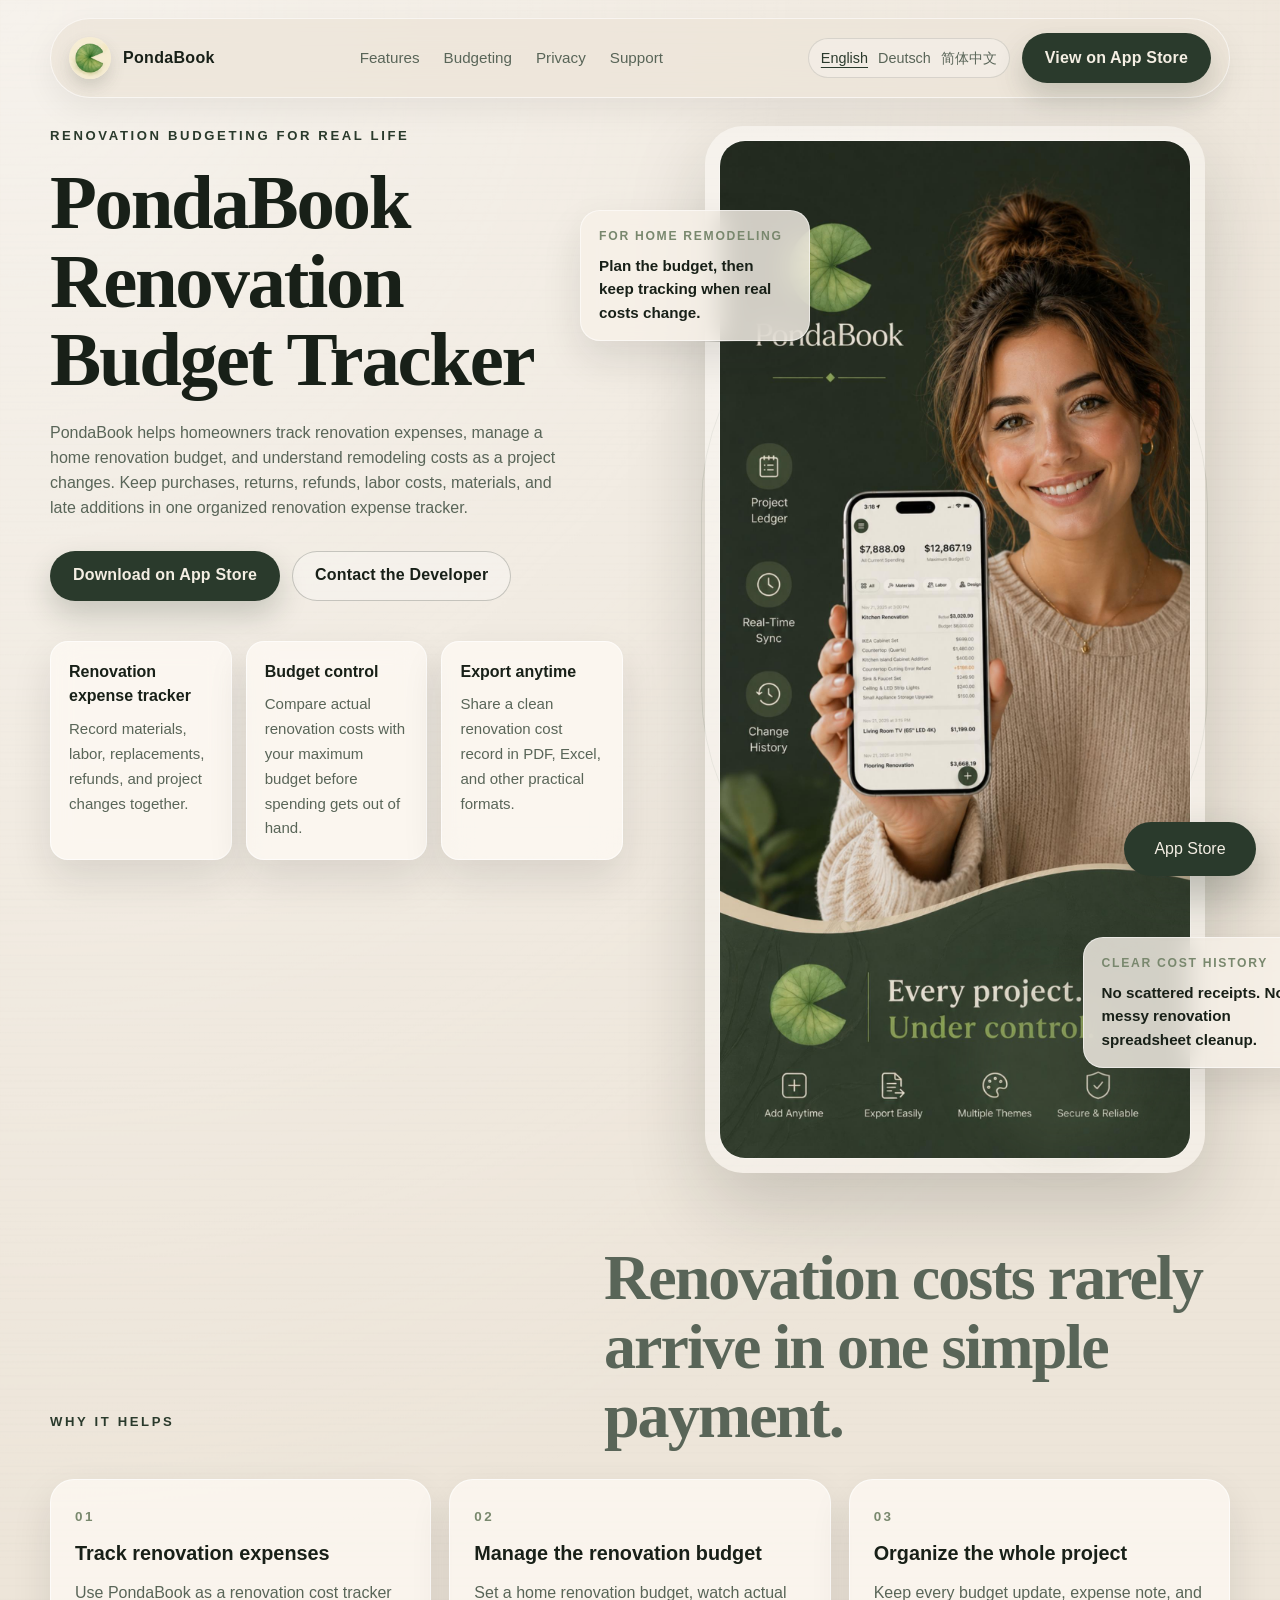
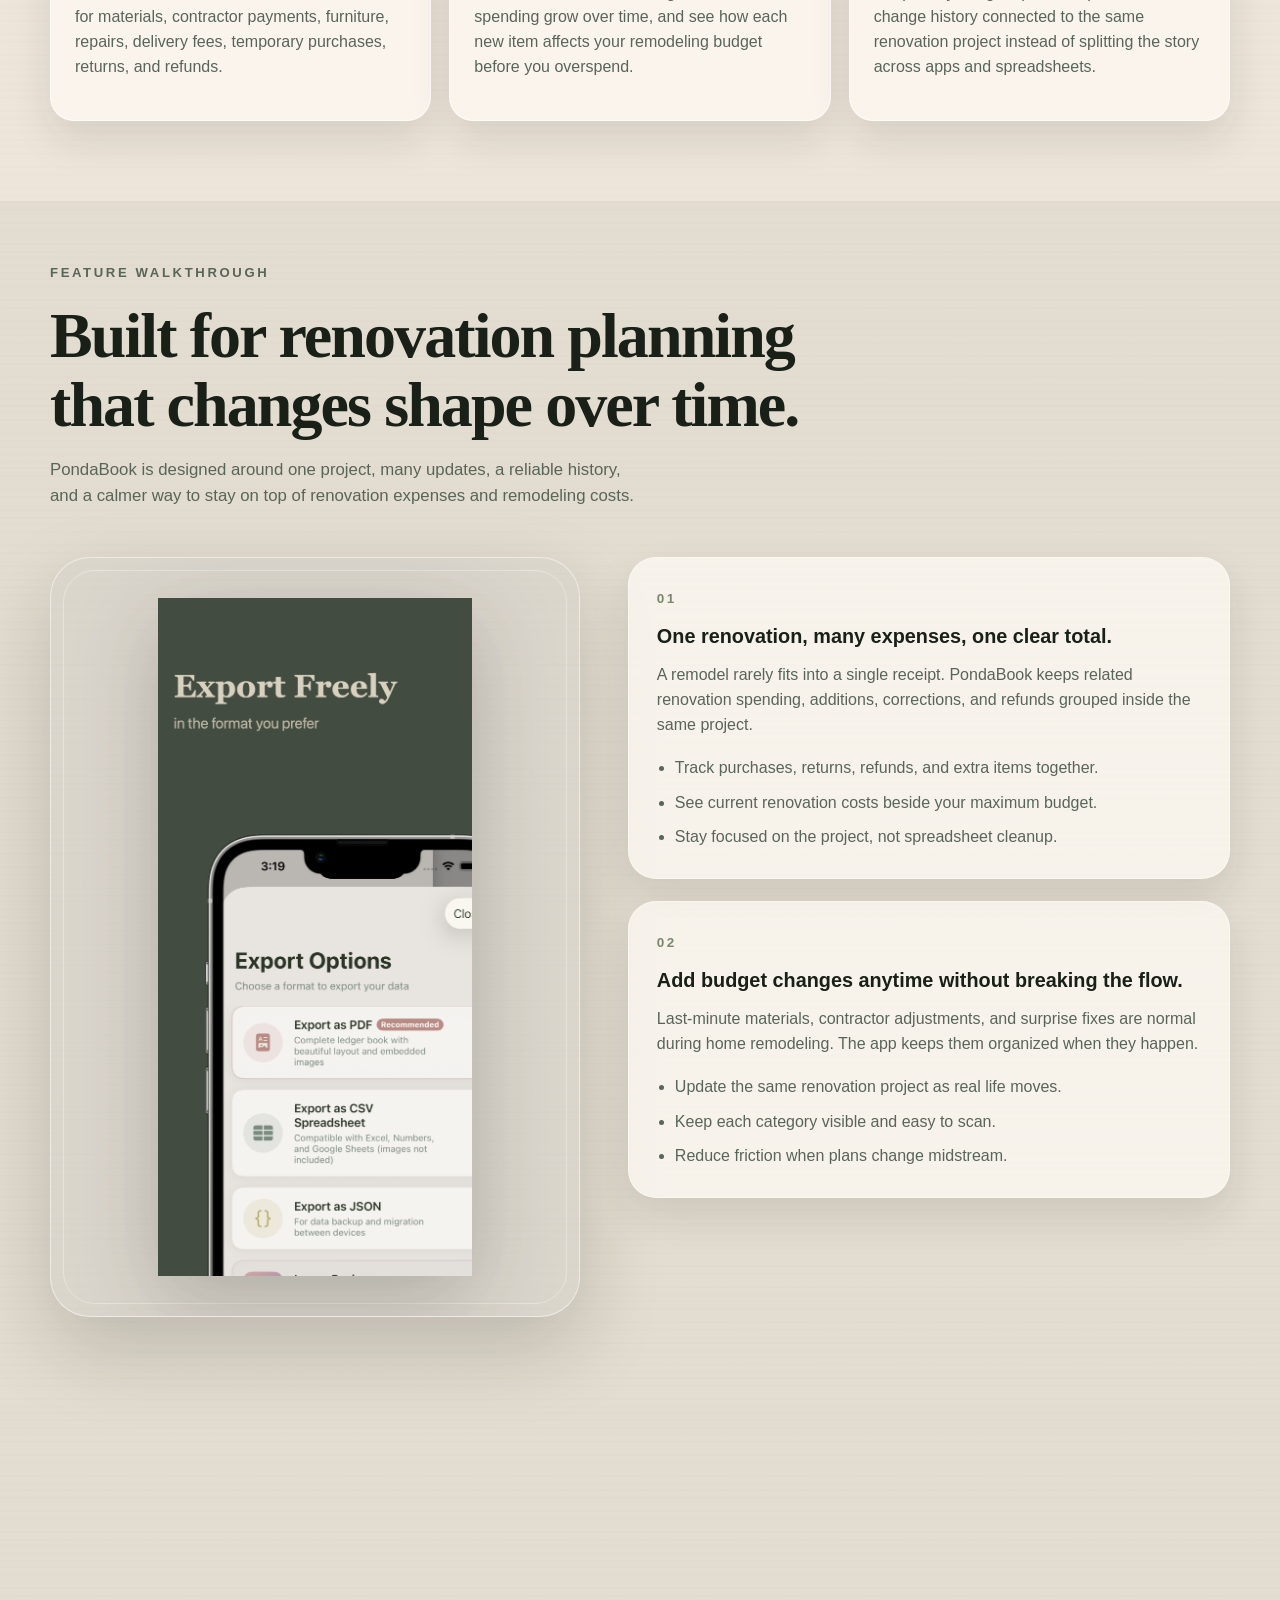
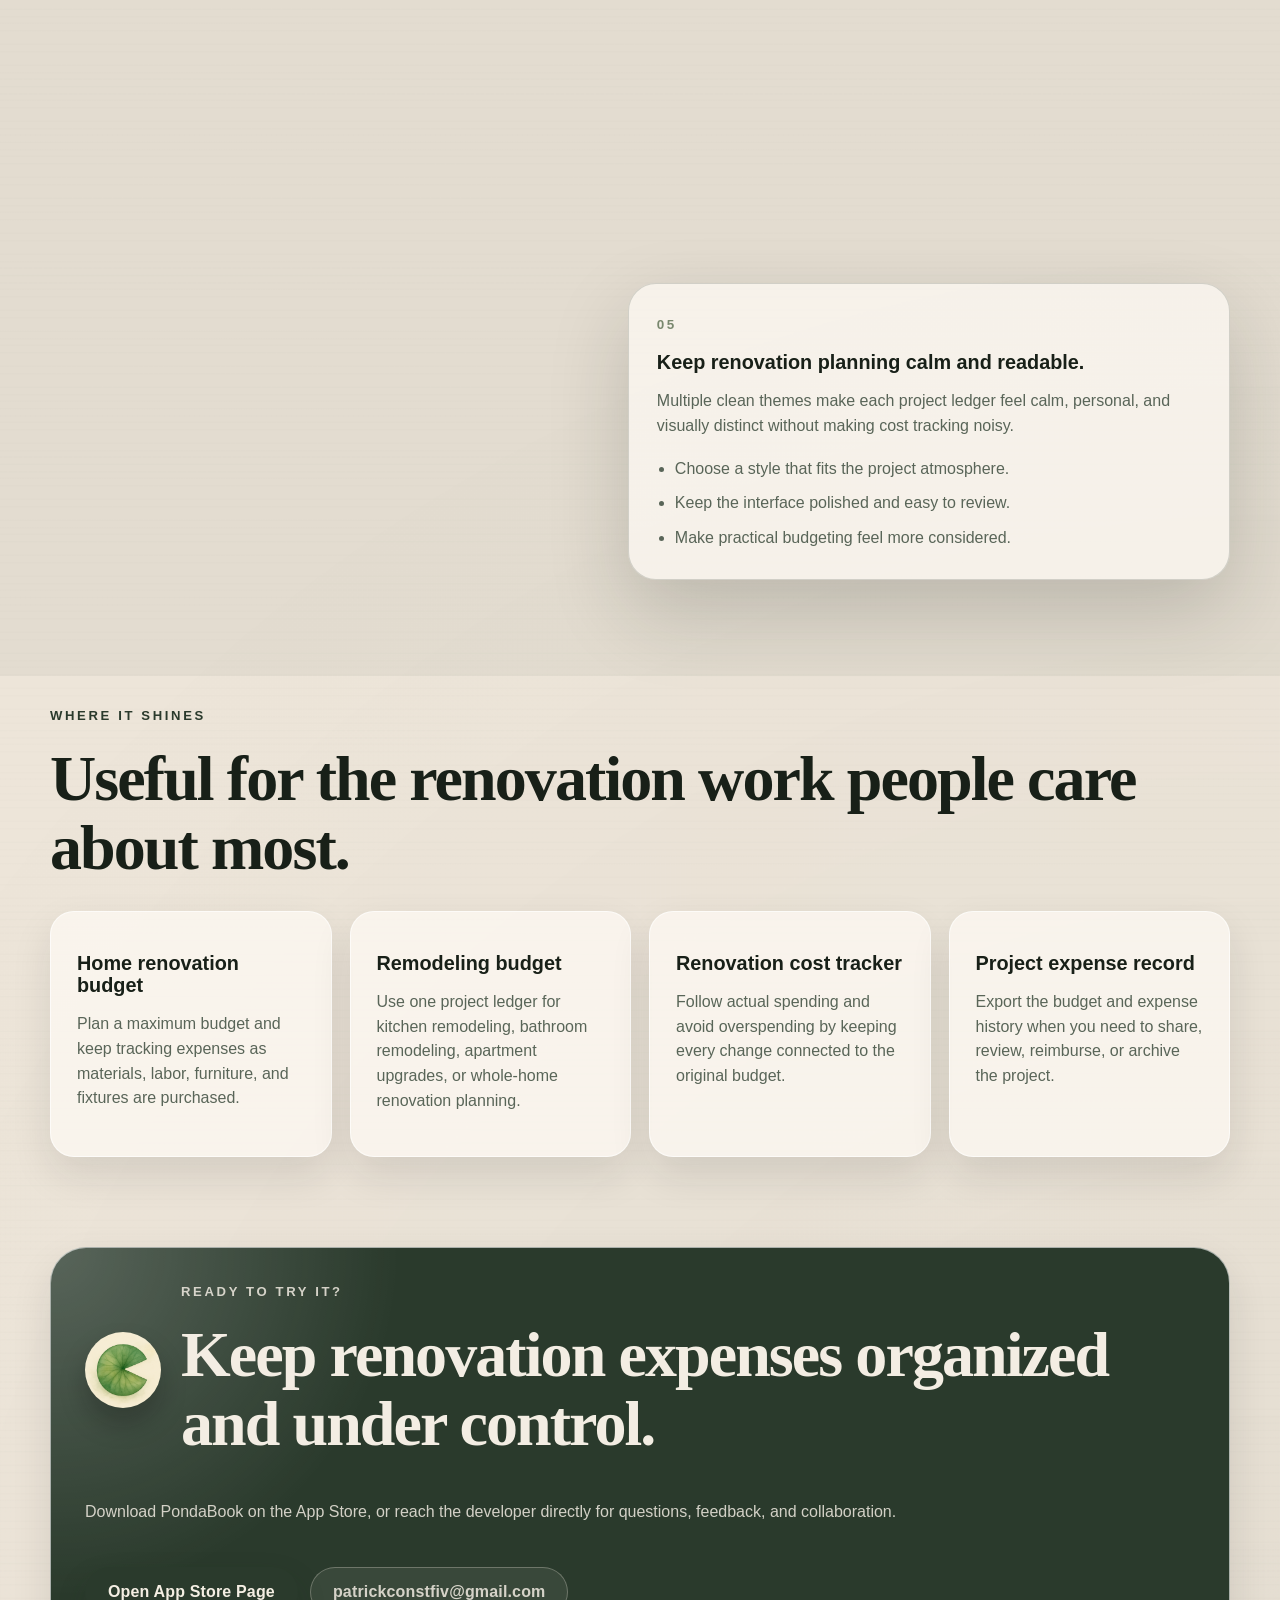
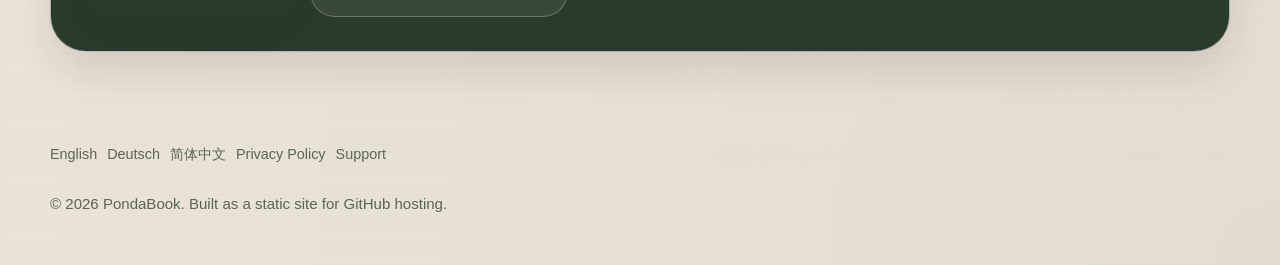
<file: index.html>
<!DOCTYPE html>
<html lang="en" class="no-js">
<head>
  <meta charset="UTF-8">
  <meta name="viewport" content="width=device-width, initial-scale=1.0">
  <meta name="description" content="Track renovation expenses, manage renovation budgets, and stay in control of home remodeling costs with PondaBook.">
  <meta name="robots" content="index, follow">
  <meta name="theme-color" content="#203125">
  <link rel="canonical" href="https://patrickconstfiv.github.io/officialWebsiteOfPondaBook/">
  <link rel="alternate" hreflang="en" href="https://patrickconstfiv.github.io/officialWebsiteOfPondaBook/">
  <link rel="alternate" hreflang="de" href="https://patrickconstfiv.github.io/officialWebsiteOfPondaBook/de/">
  <link rel="alternate" hreflang="zh-CN" href="https://patrickconstfiv.github.io/officialWebsiteOfPondaBook/zh-cn/">
  <link rel="alternate" hreflang="x-default" href="https://patrickconstfiv.github.io/officialWebsiteOfPondaBook/">
  <meta property="og:type" content="website">
  <meta property="og:title" content="PondaBook - Renovation Budget & Expense Tracker">
  <meta property="og:description" content="Track renovation expenses, manage renovation budgets, and stay in control of home remodeling costs with PondaBook.">
  <meta property="og:image" content="https://patrickconstfiv.github.io/officialWebsiteOfPondaBook/imgs/posters/hero-poster.jpg">
  <meta property="og:url" content="https://patrickconstfiv.github.io/officialWebsiteOfPondaBook/">
  <meta name="twitter:card" content="summary_large_image">
  <meta name="twitter:title" content="PondaBook - Renovation Budget & Expense Tracker">
  <meta name="twitter:description" content="Track renovation expenses, manage renovation budgets, and stay in control of home remodeling costs with PondaBook.">
  <meta name="twitter:image" content="https://patrickconstfiv.github.io/officialWebsiteOfPondaBook/imgs/posters/hero-poster.jpg">
  <title>PondaBook - Renovation Budget & Expense Tracker</title>
  <link rel="icon" type="image/png" href="imgs/logo.png">
  <link rel="preload" as="image" href="imgs/posters/hero-poster.jpg">
  <script>
    document.documentElement.classList.remove("no-js");
    document.documentElement.classList.add("js");
  </script>
  <link rel="stylesheet" href="style.css">
  <script type="application/ld+json">
    {
      "@context": "https://schema.org",
      "@type": "SoftwareApplication",
      "name": "PondaBook",
      "applicationCategory": "FinanceApplication",
      "operatingSystem": "iOS",
      "description": "PondaBook helps homeowners track renovation expenses, manage renovation budgets, organize project spending, and stay in control of home remodeling costs.",
      "url": "https://patrickconstfiv.github.io/officialWebsiteOfPondaBook/",
      "image": "https://patrickconstfiv.github.io/officialWebsiteOfPondaBook/imgs/posters/hero-poster.jpg",
      "downloadUrl": "https://apps.apple.com/us/app/pondabook-renovation-budget/id6755175201",
      "sameAs": [
        "https://apps.apple.com/us/app/pondabook-renovation-budget/id6755175201"
      ]
    }
  </script>
</head>
<body>
  <div class="progress-bar" aria-hidden="true"></div>

  <header class="topbar">
    <a class="brand" href="#top" aria-label="PondaBook home">
      <img src="imgs/logo.png" alt="PondaBook logo">
      <span>PondaBook</span>
    </a>

    <nav class="nav" aria-label="Main navigation">
      <a href="#features">Features</a>
      <a href="#renovation-budget">Budgeting</a>
      <a href="privacy/index.html">Privacy</a>
      <a href="support/index.html">Support</a>
    </nav>

    <div class="topbar-actions">
      <div class="language-switch" aria-label="Language options">
        <a href="index.html" lang="en" aria-current="page">English</a>
        <a href="de/index.html" lang="de">Deutsch</a>
        <a href="zh-cn/index.html" lang="zh-CN">简体中文</a>
      </div>
      <a class="button button-solid" href="https://apps.apple.com/us/app/pondabook-renovation-budget/id6755175201" target="_blank" rel="noreferrer">View on App Store</a>
    </div>
  </header>

  <main id="top">
    <section class="hero section">
      <div class="hero-copy" data-reveal>
        <p class="eyebrow">Renovation budgeting for real life</p>
        <h1>
          <span>PondaBook</span>
          <span>Renovation</span>
          <span>Budget Tracker</span>
        </h1>
        <p class="hero-text">
          PondaBook helps homeowners track renovation expenses, manage a home renovation budget, and understand remodeling costs as a project changes. Keep purchases, returns, refunds, labor costs, materials, and late additions in one organized renovation expense tracker.
        </p>

        <div class="hero-actions">
          <a class="button button-solid" href="https://apps.apple.com/us/app/pondabook-renovation-budget/id6755175201" target="_blank" rel="noreferrer">Download on App Store</a>
          <a class="button button-ghost" href="mailto:patrickconstfiv@gmail.com">Contact the Developer</a>
        </div>

        <div class="hero-points">
          <div class="mini-card">
            <strong>Renovation expense tracker</strong>
            <span>Record materials, labor, replacements, refunds, and project changes together.</span>
          </div>
          <div class="mini-card">
            <strong>Budget control</strong>
            <span>Compare actual renovation costs with your maximum budget before spending gets out of hand.</span>
          </div>
          <div class="mini-card">
            <strong>Export anytime</strong>
            <span>Share a clean renovation cost record in PDF, Excel, and other practical formats.</span>
          </div>
        </div>
      </div>

      <div class="hero-stage" data-reveal>
        <div class="hero-stage-frame">
          <img src="imgs/posters/hero-poster.jpg" alt="PondaBook renovation budget tracker poster">
        </div>
        <div class="floating-note floating-note-a">
          <span class="note-label">For home remodeling</span>
          <strong>Plan the budget, then keep tracking when real costs change.</strong>
        </div>
        <div class="floating-note floating-note-b">
          <span class="note-label">Clear cost history</span>
          <strong>No scattered receipts. No messy renovation spreadsheet cleanup.</strong>
        </div>
      </div>
    </section>

    <section class="signal-band section" id="renovation-budget" data-reveal>
      <div class="signal-copy">
        <p class="eyebrow">Why it helps</p>
        <h2>Renovation costs rarely arrive in one simple payment.</h2>
      </div>

      <div class="signal-grid">
        <article class="signal-card">
          <span>01</span>
          <h2>Track renovation expenses</h2>
          <p>Use PondaBook as a renovation cost tracker for materials, contractor payments, furniture, repairs, delivery fees, temporary purchases, returns, and refunds.</p>
        </article>
        <article class="signal-card">
          <span>02</span>
          <h2>Manage the renovation budget</h2>
          <p>Set a home renovation budget, watch actual spending grow over time, and see how each new item affects your remodeling budget before you overspend.</p>
        </article>
        <article class="signal-card">
          <span>03</span>
          <h2>Organize the whole project</h2>
          <p>Keep every budget update, expense note, and change history connected to the same renovation project instead of splitting the story across apps and spreadsheets.</p>
        </article>
      </div>
    </section>

    <section class="story section" id="features">
      <div class="section-heading" data-reveal>
        <p class="eyebrow">Feature walkthrough</p>
        <h2>Built for renovation planning that changes shape over time.</h2>
        <p>
          PondaBook is designed around one project, many updates, a reliable history, and a calmer way to stay on top of renovation expenses and remodeling costs.
        </p>
      </div>

      <div class="story-layout">
        <div class="story-visual">
          <div class="device-stack" data-reveal>
            <figure class="device-screen is-active" data-screen="ledger">
              <img src="imgs/posters/screen-1.png" alt="PondaBook renovation expense ledger screen">
            </figure>
            <figure class="device-screen" data-screen="details">
              <img src="imgs/posters/screen-2.png" alt="PondaBook renovation project details screen">
            </figure>
            <figure class="device-screen" data-screen="history">
              <img src="imgs/posters/screen-3.png" alt="PondaBook renovation cost history screen">
            </figure>
            <figure class="device-screen" data-screen="export">
              <img src="imgs/posters/screen-5.png" alt="PondaBook renovation budget export screen">
            </figure>
            <figure class="device-screen" data-screen="themes">
              <img src="imgs/posters/screen-4.png" alt="PondaBook theme selection screen">
            </figure>
          </div>
        </div>

        <div class="story-copy">
          <article class="story-panel is-active" data-story="ledger" data-reveal>
            <span class="story-index">01</span>
            <h2>One renovation, many expenses, one clear total.</h2>
            <p>
              A remodel rarely fits into a single receipt. PondaBook keeps related renovation spending, additions, corrections, and refunds grouped inside the same project.
            </p>
            <ul>
              <li>Track purchases, returns, refunds, and extra items together.</li>
              <li>See current renovation costs beside your maximum budget.</li>
              <li>Stay focused on the project, not spreadsheet cleanup.</li>
            </ul>
          </article>

          <article class="story-panel" data-story="details" data-reveal>
            <span class="story-index">02</span>
            <h2>Add budget changes anytime without breaking the flow.</h2>
            <p>
              Last-minute materials, contractor adjustments, and surprise fixes are normal during home remodeling. The app keeps them organized when they happen.
            </p>
            <ul>
              <li>Update the same renovation project as real life moves.</li>
              <li>Keep each category visible and easy to scan.</li>
              <li>Reduce friction when plans change midstream.</li>
            </ul>
          </article>

          <article class="story-panel" data-story="history" data-reveal>
            <span class="story-index">03</span>
            <h2>See a full renovation cost history you can trust.</h2>
            <p>
              Every modification stays on record, which makes the final renovation cost easier to understand and easier to explain to family, partners, or clients.
            </p>
            <ul>
              <li>Review how the project evolved over time.</li>
              <li>Spot additions and corrections without confusion.</li>
              <li>Keep a transparent trail for later reference.</li>
            </ul>
          </article>

          <article class="story-panel" data-story="export" data-reveal>
            <span class="story-index">04</span>
            <h2>Export the project when you need to share or archive it.</h2>
            <p>
              When the renovation is done, or when someone else needs a snapshot, PondaBook makes it easy to send the cost record outward in practical formats.
            </p>
            <ul>
              <li>Prepare records for reconciliation and review.</li>
              <li>Use PDF, Excel, and other export formats.</li>
              <li>Keep finished renovation budgets tidy and portable.</li>
            </ul>
          </article>

          <article class="story-panel" data-story="themes" data-reveal>
            <span class="story-index">05</span>
            <h2>Keep renovation planning calm and readable.</h2>
            <p>
              Multiple clean themes make each project ledger feel calm, personal, and visually distinct without making cost tracking noisy.
            </p>
            <ul>
              <li>Choose a style that fits the project atmosphere.</li>
              <li>Keep the interface polished and easy to review.</li>
              <li>Make practical budgeting feel more considered.</li>
            </ul>
          </article>
        </div>
      </div>
    </section>

    <section class="use-cases section" data-reveal>
      <div class="use-cases-copy">
        <p class="eyebrow">Where it shines</p>
        <h2>Useful for the renovation work people care about most.</h2>
      </div>

      <div class="use-cases-grid">
        <article>
          <h2>Home renovation budget</h2>
          <p>Plan a maximum budget and keep tracking expenses as materials, labor, furniture, and fixtures are purchased.</p>
        </article>
        <article>
          <h2>Remodeling budget</h2>
          <p>Use one project ledger for kitchen remodeling, bathroom remodeling, apartment upgrades, or whole-home renovation planning.</p>
        </article>
        <article>
          <h2>Renovation cost tracker</h2>
          <p>Follow actual spending and avoid overspending by keeping every change connected to the original budget.</p>
        </article>
        <article>
          <h2>Project expense record</h2>
          <p>Export the budget and expense history when you need to share, review, reimburse, or archive the project.</p>
        </article>
      </div>
    </section>

    <section class="cta section" id="contact" data-reveal>
      <div class="cta-card">
        <div class="cta-brand">
          <img src="imgs/logo.png" alt="PondaBook logo">
          <div>
            <p class="eyebrow">Ready to try it?</p>
            <h2>Keep renovation expenses organized and under control.</h2>
          </div>
        </div>

        <p class="cta-text">
          Download PondaBook on the App Store, or reach the developer directly for questions, feedback, and collaboration.
        </p>

        <div class="cta-actions">
          <a class="button button-solid" href="https://apps.apple.com/us/app/pondabook-renovation-budget/id6755175201" target="_blank" rel="noreferrer">Open App Store Page</a>
          <a class="button button-ghost" href="mailto:patrickconstfiv@gmail.com">patrickconstfiv@gmail.com</a>
        </div>
      </div>
    </section>
  </main>

  <a class="floating-cta" href="https://apps.apple.com/us/app/pondabook-renovation-budget/id6755175201" target="_blank" rel="noreferrer" aria-label="Download PondaBook on App Store">
    <span>App Store</span>
  </a>

  <footer class="footer">
    <div class="footer-links" aria-label="Site links">
      <a href="index.html">English</a>
      <a href="de/index.html">Deutsch</a>
      <a href="zh-cn/index.html">简体中文</a>
      <a href="privacy/index.html">Privacy Policy</a>
      <a href="support/index.html">Support</a>
    </div>
    <p>&copy; <span id="year"></span> PondaBook. Built as a static site for GitHub hosting.</p>
  </footer>

  <script src="script.js"></script>
</body>
</html>
</file>
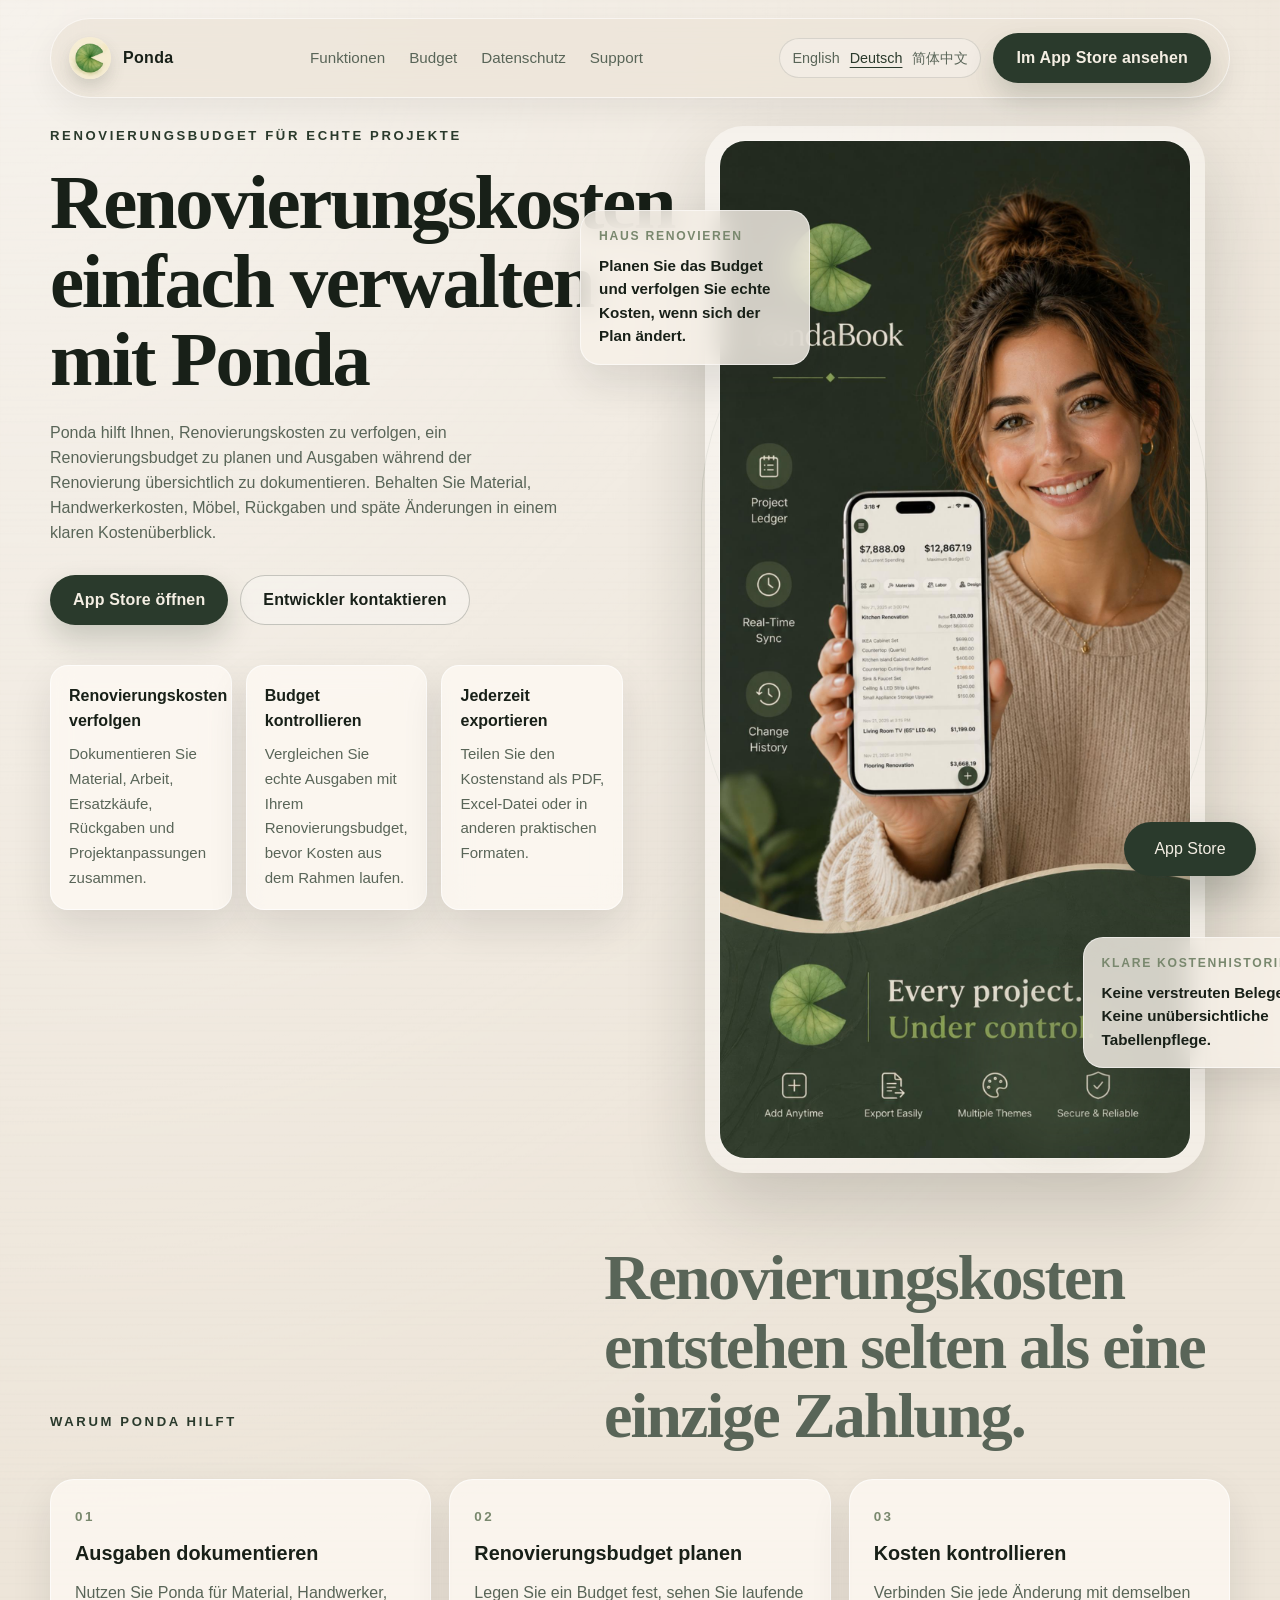
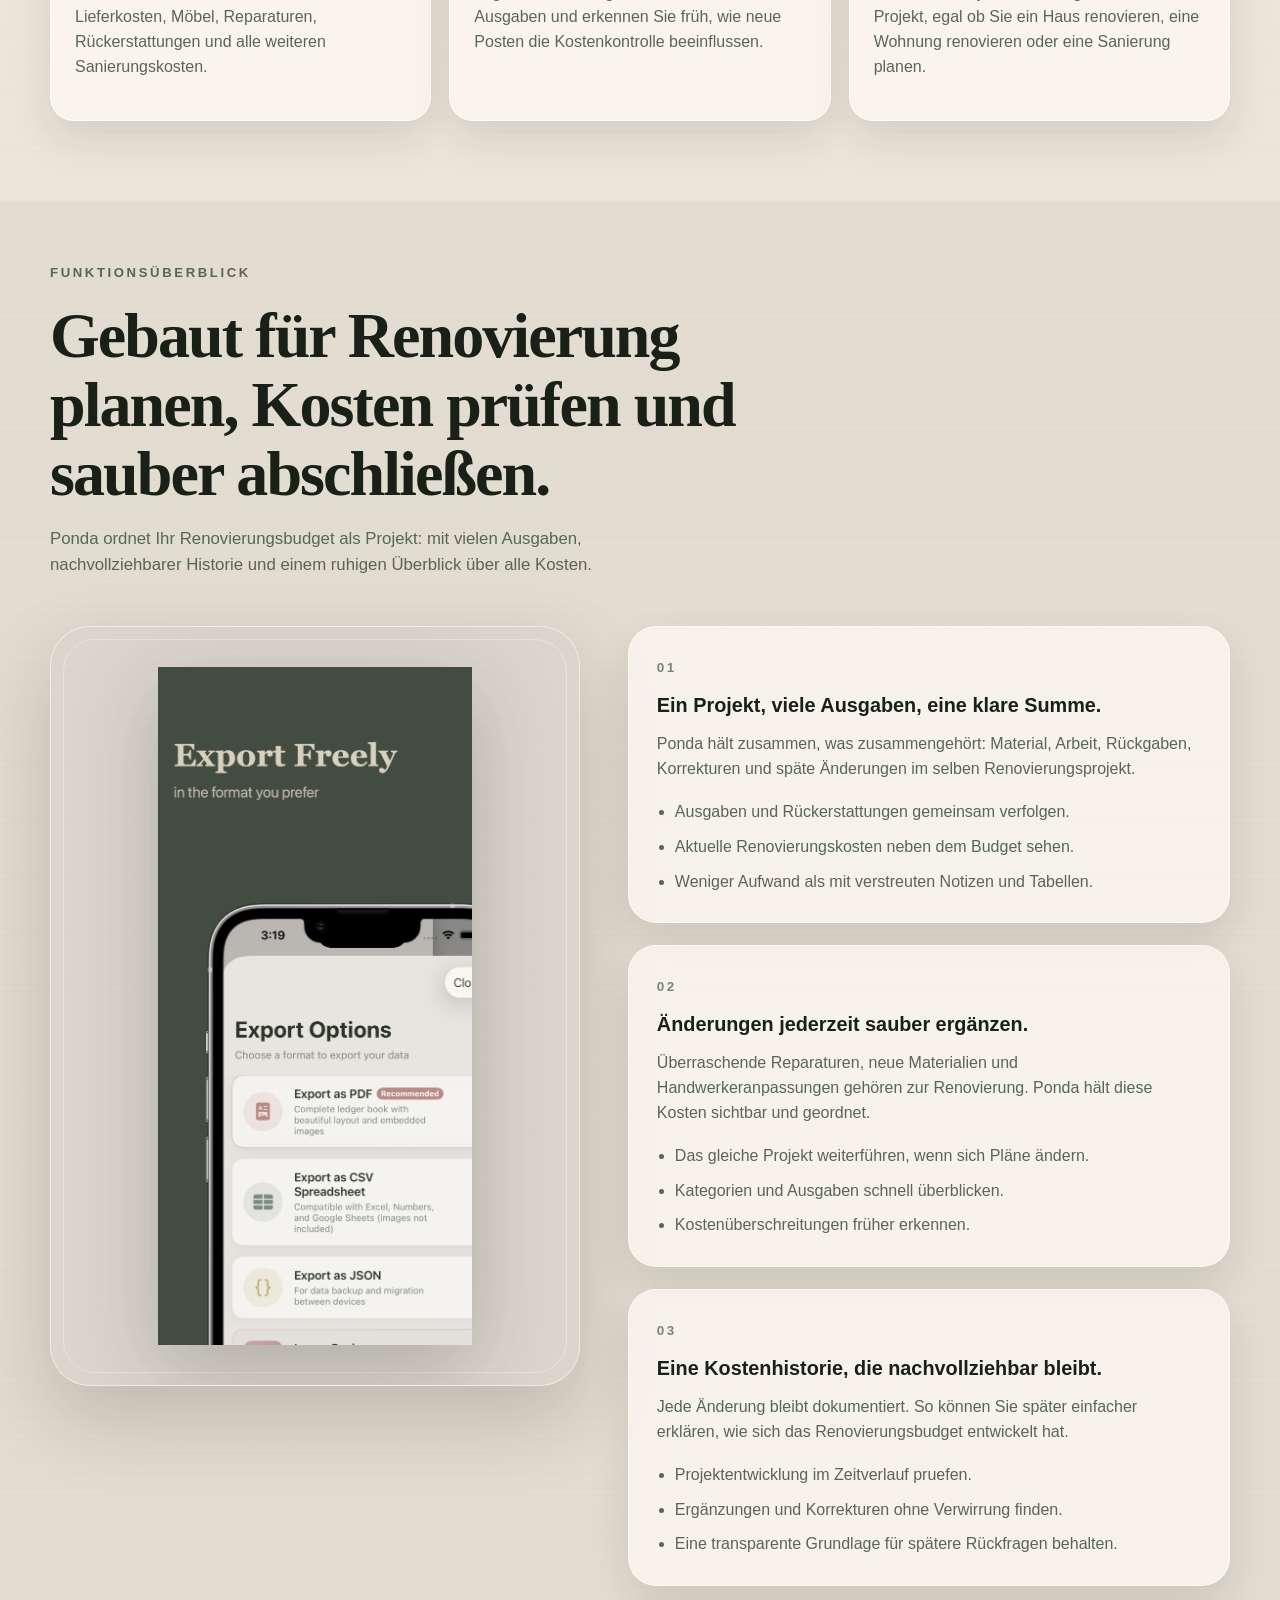
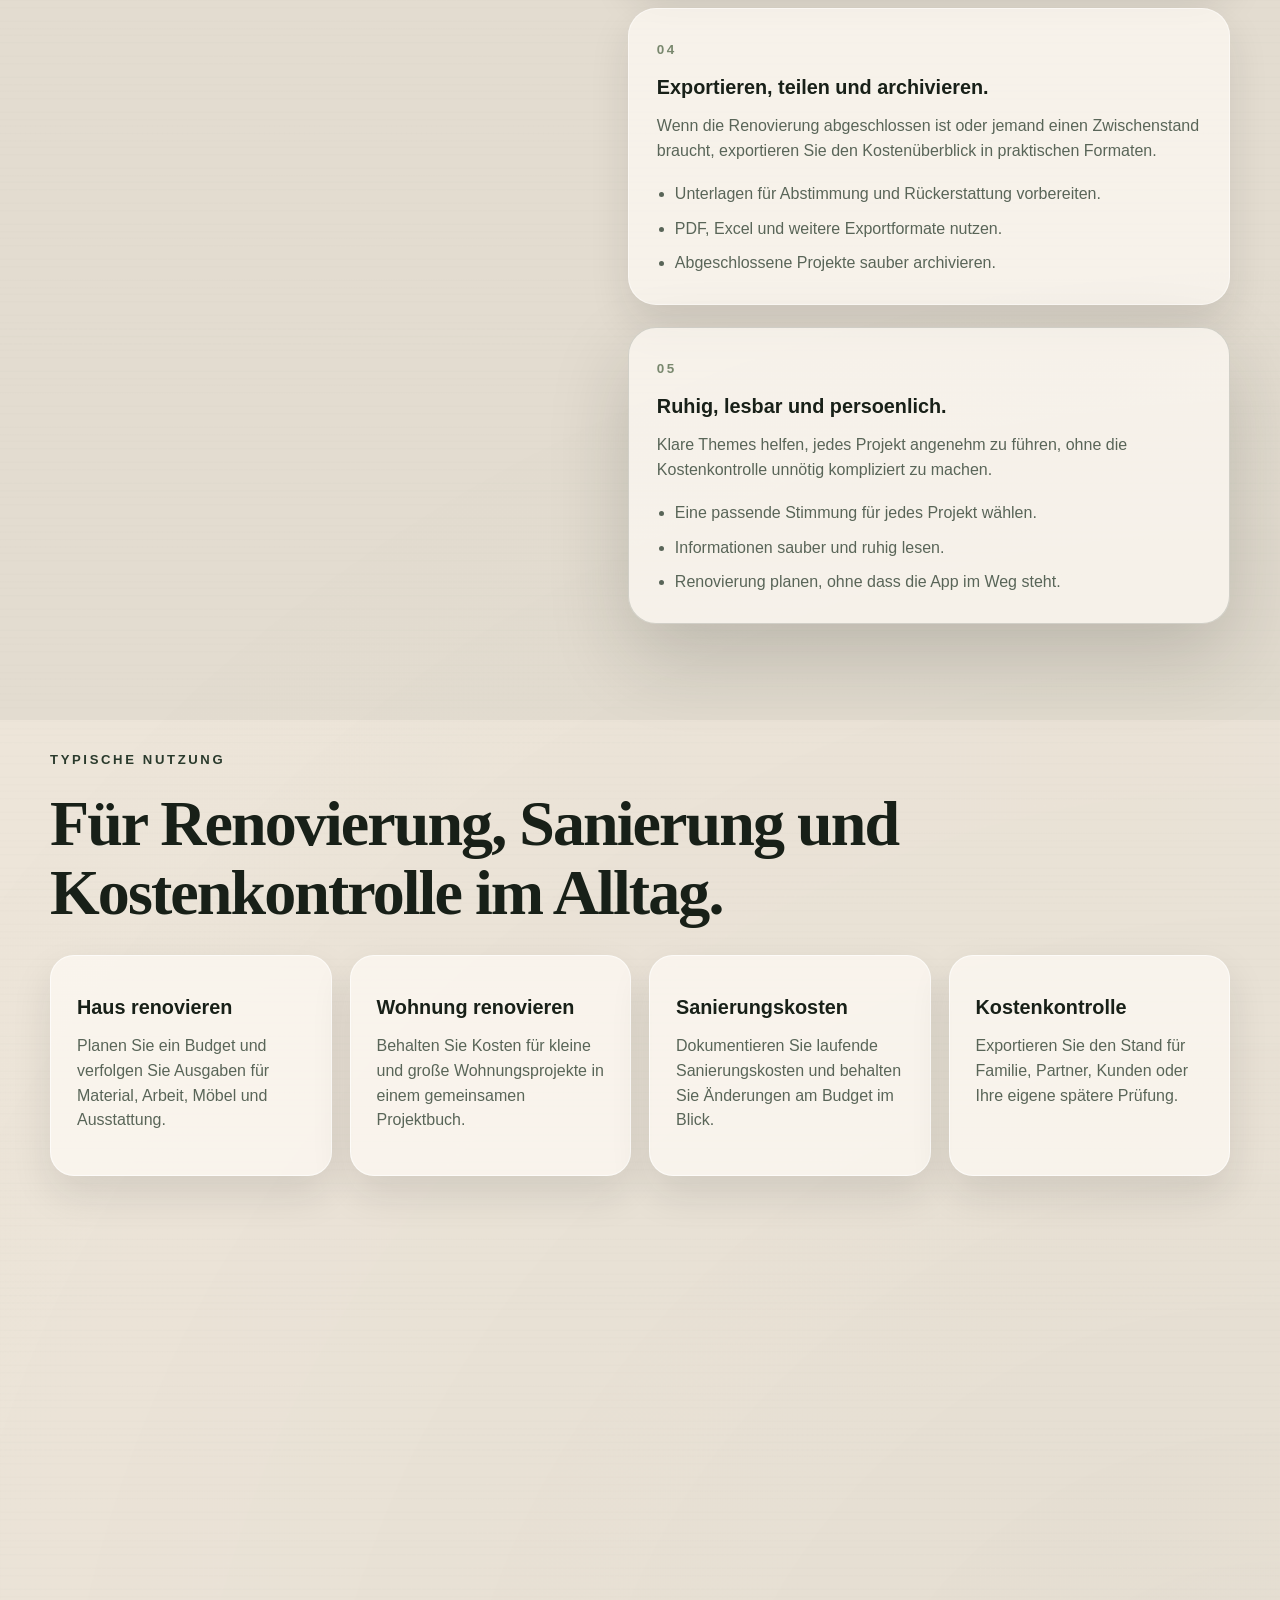
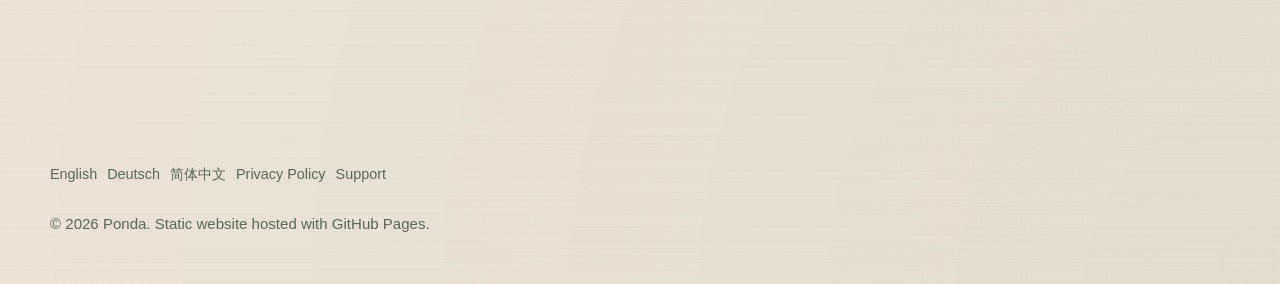
<file: de/index.html>
<!DOCTYPE html>
<html lang="de" class="no-js">
<head>
  <meta charset="UTF-8">
  <meta name="viewport" content="width=device-width, initial-scale=1.0">
  <meta name="description" content="Behalten Sie Ihre Renovierungskosten im Blick. Verwalten Sie Ihr Renovierungsbudget, dokumentieren Sie Ausgaben und vermeiden Sie Kostenüberschreitungen mit Ponda.">
  <meta name="robots" content="index, follow">
  <meta name="theme-color" content="#203125">
  <link rel="canonical" href="https://patrickconstfiv.github.io/officialWebsiteOfPondaBook/de/">
  <link rel="alternate" hreflang="en" href="https://patrickconstfiv.github.io/officialWebsiteOfPondaBook/">
  <link rel="alternate" hreflang="de" href="https://patrickconstfiv.github.io/officialWebsiteOfPondaBook/de/">
  <link rel="alternate" hreflang="zh-CN" href="https://patrickconstfiv.github.io/officialWebsiteOfPondaBook/zh-cn/">
  <link rel="alternate" hreflang="x-default" href="https://patrickconstfiv.github.io/officialWebsiteOfPondaBook/">
  <meta property="og:type" content="website">
  <meta property="og:title" content="Ponda – Renovierungskosten und Renovierungsbudget verwalten">
  <meta property="og:description" content="Behalten Sie Ihre Renovierungskosten im Blick. Verwalten Sie Ihr Renovierungsbudget, dokumentieren Sie Ausgaben und vermeiden Sie Kostenüberschreitungen mit Ponda.">
  <meta property="og:image" content="https://patrickconstfiv.github.io/officialWebsiteOfPondaBook/imgs/posters/hero-poster.jpg">
  <meta property="og:url" content="https://patrickconstfiv.github.io/officialWebsiteOfPondaBook/de/">
  <meta name="twitter:card" content="summary_large_image">
  <meta name="twitter:title" content="Ponda – Renovierungskosten und Renovierungsbudget verwalten">
  <meta name="twitter:description" content="Behalten Sie Ihre Renovierungskosten im Blick. Verwalten Sie Ihr Renovierungsbudget, dokumentieren Sie Ausgaben und vermeiden Sie Kostenüberschreitungen mit Ponda.">
  <meta name="twitter:image" content="https://patrickconstfiv.github.io/officialWebsiteOfPondaBook/imgs/posters/hero-poster.jpg">
  <title>Ponda – Renovierungskosten und Renovierungsbudget verwalten</title>
  <link rel="icon" type="image/png" href="../imgs/logo.png">
  <link rel="preload" as="image" href="../imgs/posters/hero-poster.jpg">
  <script>
    document.documentElement.classList.remove("no-js");
    document.documentElement.classList.add("js");
  </script>
  <link rel="stylesheet" href="../style.css">
  <script type="application/ld+json">
    {
      "@context": "https://schema.org",
      "@type": "SoftwareApplication",
      "name": "Ponda",
      "applicationCategory": "FinanceApplication",
      "operatingSystem": "iOS",
      "description": "Ponda hilft beim Verfolgen von Renovierungskosten, beim Planen eines Renovierungsbudgets und bei der Kostenkontrolle für Hausrenovierung und Wohnungsrenovierung.",
      "url": "https://patrickconstfiv.github.io/officialWebsiteOfPondaBook/de/",
      "image": "https://patrickconstfiv.github.io/officialWebsiteOfPondaBook/imgs/posters/hero-poster.jpg",
      "downloadUrl": "https://apps.apple.com/us/app/pondabook-renovation-budget/id6755175201",
      "sameAs": [
        "https://apps.apple.com/us/app/pondabook-renovation-budget/id6755175201"
      ]
    }
  </script>
</head>
<body>
  <div class="progress-bar" aria-hidden="true"></div>

  <header class="topbar">
    <a class="brand" href="#top" aria-label="Ponda Startseite">
      <img src="../imgs/logo.png" alt="Ponda Logo">
      <span>Ponda</span>
    </a>

    <nav class="nav" aria-label="Hauptnavigation">
      <a href="#features">Funktionen</a>
      <a href="#renovierungsbudget">Budget</a>
      <a href="../privacy/index.html">Datenschutz</a>
      <a href="../support/index.html">Support</a>
    </nav>

    <div class="topbar-actions">
      <div class="language-switch" aria-label="Sprachauswahl">
        <a href="../index.html" lang="en">English</a>
        <a href="index.html" lang="de" aria-current="page">Deutsch</a>
        <a href="../zh-cn/index.html" lang="zh-CN">简体中文</a>
      </div>
      <a class="button button-solid" href="https://apps.apple.com/us/app/pondabook-renovation-budget/id6755175201" target="_blank" rel="noreferrer">Im App Store ansehen</a>
    </div>
  </header>

  <main id="top">
    <section class="hero section">
      <div class="hero-copy" data-reveal>
        <p class="eyebrow">Renovierungsbudget für echte Projekte</p>
        <h1>
          <span>Renovierungskosten</span>
          <span>einfach verwalten</span>
          <span>mit Ponda</span>
        </h1>
        <p class="hero-text">
          Ponda hilft Ihnen, Renovierungskosten zu verfolgen, ein Renovierungsbudget zu planen und Ausgaben während der Renovierung übersichtlich zu dokumentieren. Behalten Sie Material, Handwerkerkosten, Möbel, Rückgaben und späte Änderungen in einem klaren Kostenüberblick.
        </p>

        <div class="hero-actions">
          <a class="button button-solid" href="https://apps.apple.com/us/app/pondabook-renovation-budget/id6755175201" target="_blank" rel="noreferrer">App Store öffnen</a>
          <a class="button button-ghost" href="mailto:patrickconstfiv@gmail.com">Entwickler kontaktieren</a>
        </div>

        <div class="hero-points">
          <div class="mini-card">
            <strong>Renovierungskosten verfolgen</strong>
            <span>Dokumentieren Sie Material, Arbeit, Ersatzkäufe, Rückgaben und Projektanpassungen zusammen.</span>
          </div>
          <div class="mini-card">
            <strong>Budget kontrollieren</strong>
            <span>Vergleichen Sie echte Ausgaben mit Ihrem Renovierungsbudget, bevor Kosten aus dem Rahmen laufen.</span>
          </div>
          <div class="mini-card">
            <strong>Jederzeit exportieren</strong>
            <span>Teilen Sie den Kostenstand als PDF, Excel-Datei oder in anderen praktischen Formaten.</span>
          </div>
        </div>
      </div>

      <div class="hero-stage" data-reveal>
        <div class="hero-stage-frame">
          <img src="../imgs/posters/hero-poster.jpg" alt="Ponda App für Renovierungskosten und Renovierungsbudget">
        </div>
        <div class="floating-note floating-note-a">
          <span class="note-label">Haus renovieren</span>
          <strong>Planen Sie das Budget und verfolgen Sie echte Kosten, wenn sich der Plan ändert.</strong>
        </div>
        <div class="floating-note floating-note-b">
          <span class="note-label">Klare Kostenhistorie</span>
          <strong>Keine verstreuten Belege. Keine unübersichtliche Tabellenpflege.</strong>
        </div>
      </div>
    </section>

    <section class="signal-band section" id="renovierungsbudget" data-reveal>
      <div class="signal-copy">
        <p class="eyebrow">Warum Ponda hilft</p>
        <h2>Renovierungskosten entstehen selten als eine einzige Zahlung.</h2>
      </div>

      <div class="signal-grid">
        <article class="signal-card">
          <span>01</span>
          <h2>Ausgaben dokumentieren</h2>
          <p>Nutzen Sie Ponda für Material, Handwerker, Lieferkosten, Möbel, Reparaturen, Rückerstattungen und alle weiteren Sanierungskosten.</p>
        </article>
        <article class="signal-card">
          <span>02</span>
          <h2>Renovierungsbudget planen</h2>
          <p>Legen Sie ein Budget fest, sehen Sie laufende Ausgaben und erkennen Sie früh, wie neue Posten die Kostenkontrolle beeinflussen.</p>
        </article>
        <article class="signal-card">
          <span>03</span>
          <h2>Kosten kontrollieren</h2>
          <p>Verbinden Sie jede Änderung mit demselben Projekt, egal ob Sie ein Haus renovieren, eine Wohnung renovieren oder eine Sanierung planen.</p>
        </article>
      </div>
    </section>

    <section class="story section" id="features">
      <div class="section-heading" data-reveal>
        <p class="eyebrow">Funktionsüberblick</p>
        <h2>Gebaut für Renovierung planen, Kosten prüfen und sauber abschließen.</h2>
        <p>
          Ponda ordnet Ihr Renovierungsbudget als Projekt: mit vielen Ausgaben, nachvollziehbarer Historie und einem ruhigen Überblick über alle Kosten.
        </p>
      </div>

      <div class="story-layout">
        <div class="story-visual">
          <div class="device-stack" data-reveal>
            <figure class="device-screen is-active" data-screen="ledger">
              <img src="../imgs/posters/screen-1.png" alt="Ponda Kostenübersicht für Renovierung">
            </figure>
            <figure class="device-screen" data-screen="details">
              <img src="../imgs/posters/screen-2.png" alt="Ponda Projektdetails für Renovierungsbudget">
            </figure>
            <figure class="device-screen" data-screen="history">
              <img src="../imgs/posters/screen-3.png" alt="Ponda Historie der Renovierungskosten">
            </figure>
            <figure class="device-screen" data-screen="export">
              <img src="../imgs/posters/screen-5.png" alt="Ponda Export für Renovierungsbudget">
            </figure>
            <figure class="device-screen" data-screen="themes">
              <img src="../imgs/posters/screen-4.png" alt="Ponda Theme Auswahl">
            </figure>
          </div>
        </div>

        <div class="story-copy">
          <article class="story-panel is-active" data-story="ledger" data-reveal>
            <span class="story-index">01</span>
            <h2>Ein Projekt, viele Ausgaben, eine klare Summe.</h2>
            <p>Ponda hält zusammen, was zusammengehört: Material, Arbeit, Rückgaben, Korrekturen und späte Änderungen im selben Renovierungsprojekt.</p>
            <ul>
              <li>Ausgaben und Rückerstattungen gemeinsam verfolgen.</li>
              <li>Aktuelle Renovierungskosten neben dem Budget sehen.</li>
              <li>Weniger Aufwand als mit verstreuten Notizen und Tabellen.</li>
            </ul>
          </article>

          <article class="story-panel" data-story="details" data-reveal>
            <span class="story-index">02</span>
            <h2>Änderungen jederzeit sauber ergänzen.</h2>
            <p>Überraschende Reparaturen, neue Materialien und Handwerkeranpassungen gehören zur Renovierung. Ponda hält diese Kosten sichtbar und geordnet.</p>
            <ul>
              <li>Das gleiche Projekt weiterführen, wenn sich Pläne ändern.</li>
              <li>Kategorien und Ausgaben schnell überblicken.</li>
              <li>Kostenüberschreitungen früher erkennen.</li>
            </ul>
          </article>

          <article class="story-panel" data-story="history" data-reveal>
            <span class="story-index">03</span>
            <h2>Eine Kostenhistorie, die nachvollziehbar bleibt.</h2>
            <p>Jede Änderung bleibt dokumentiert. So können Sie später einfacher erklären, wie sich das Renovierungsbudget entwickelt hat.</p>
            <ul>
              <li>Projektentwicklung im Zeitverlauf pruefen.</li>
              <li>Ergänzungen und Korrekturen ohne Verwirrung finden.</li>
              <li>Eine transparente Grundlage für spätere Rückfragen behalten.</li>
            </ul>
          </article>

          <article class="story-panel" data-story="export" data-reveal>
            <span class="story-index">04</span>
            <h2>Exportieren, teilen und archivieren.</h2>
            <p>Wenn die Renovierung abgeschlossen ist oder jemand einen Zwischenstand braucht, exportieren Sie den Kostenüberblick in praktischen Formaten.</p>
            <ul>
              <li>Unterlagen für Abstimmung und Rückerstattung vorbereiten.</li>
              <li>PDF, Excel und weitere Exportformate nutzen.</li>
              <li>Abgeschlossene Projekte sauber archivieren.</li>
            </ul>
          </article>

          <article class="story-panel" data-story="themes" data-reveal>
            <span class="story-index">05</span>
            <h2>Ruhig, lesbar und persoenlich.</h2>
            <p>Klare Themes helfen, jedes Projekt angenehm zu führen, ohne die Kostenkontrolle unnötig kompliziert zu machen.</p>
            <ul>
              <li>Eine passende Stimmung für jedes Projekt wählen.</li>
              <li>Informationen sauber und ruhig lesen.</li>
              <li>Renovierung planen, ohne dass die App im Weg steht.</li>
            </ul>
          </article>
        </div>
      </div>
    </section>

    <section class="use-cases section" data-reveal>
      <div class="use-cases-copy">
        <p class="eyebrow">Typische Nutzung</p>
        <h2>Für Renovierung, Sanierung und Kostenkontrolle im Alltag.</h2>
      </div>

      <div class="use-cases-grid">
        <article>
          <h2>Haus renovieren</h2>
          <p>Planen Sie ein Budget und verfolgen Sie Ausgaben für Material, Arbeit, Möbel und Ausstattung.</p>
        </article>
        <article>
          <h2>Wohnung renovieren</h2>
          <p>Behalten Sie Kosten für kleine und große Wohnungsprojekte in einem gemeinsamen Projektbuch.</p>
        </article>
        <article>
          <h2>Sanierungskosten</h2>
          <p>Dokumentieren Sie laufende Sanierungskosten und behalten Sie Änderungen am Budget im Blick.</p>
        </article>
        <article>
          <h2>Kostenkontrolle</h2>
          <p>Exportieren Sie den Stand für Familie, Partner, Kunden oder Ihre eigene spätere Prüfung.</p>
        </article>
      </div>
    </section>

    <section class="cta section" id="contact" data-reveal>
      <div class="cta-card">
        <div class="cta-brand">
          <img src="../imgs/logo.png" alt="Ponda Logo">
          <div>
            <p class="eyebrow">Bereit zum Start?</p>
            <h2>Renovierungskosten organisiert und unter Kontrolle halten.</h2>
          </div>
        </div>

        <p class="cta-text">
          Laden Sie Ponda im App Store herunter oder kontaktieren Sie den Entwickler für Fragen, Feedback und Zusammenarbeit.
        </p>

        <div class="cta-actions">
          <a class="button button-solid" href="https://apps.apple.com/us/app/pondabook-renovation-budget/id6755175201" target="_blank" rel="noreferrer">App Store Seite öffnen</a>
          <a class="button button-ghost" href="mailto:patrickconstfiv@gmail.com">patrickconstfiv@gmail.com</a>
        </div>
      </div>
    </section>
  </main>

  <a class="floating-cta" href="https://apps.apple.com/us/app/pondabook-renovation-budget/id6755175201" target="_blank" rel="noreferrer" aria-label="Ponda im App Store herunterladen">
    <span>App Store</span>
  </a>

  <footer class="footer">
    <div class="footer-links" aria-label="Seitenlinks">
      <a href="../index.html">English</a>
      <a href="index.html">Deutsch</a>
      <a href="../zh-cn/index.html">简体中文</a>
      <a href="../privacy/index.html">Privacy Policy</a>
      <a href="../support/index.html">Support</a>
    </div>
    <p>&copy; <span id="year"></span> Ponda. Static website hosted with GitHub Pages.</p>
  </footer>

  <script src="../script.js"></script>
</body>
</html>
</file>
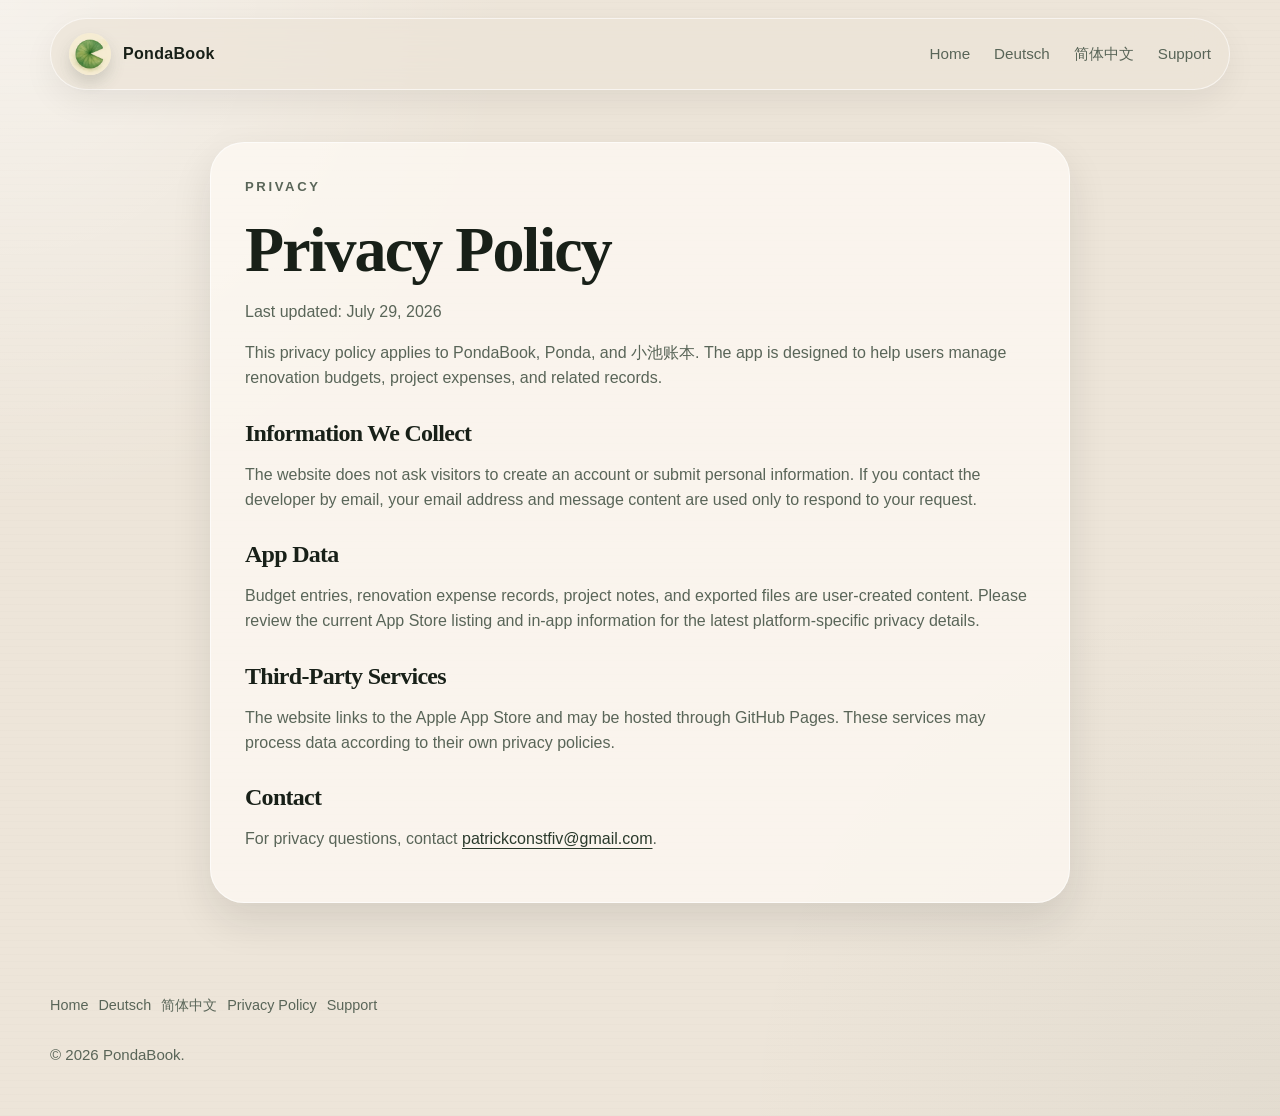
<file: privacy/index.html>
<!DOCTYPE html>
<html lang="en" class="no-js">
<head>
  <meta charset="UTF-8">
  <meta name="viewport" content="width=device-width, initial-scale=1.0">
  <meta name="description" content="Privacy Policy for PondaBook, Ponda, and 小池账本.">
  <meta name="robots" content="index, follow">
  <meta name="theme-color" content="#203125">
  <link rel="canonical" href="https://patrickconstfiv.github.io/officialWebsiteOfPondaBook/privacy/">
  <meta property="og:type" content="website">
  <meta property="og:title" content="Privacy Policy - PondaBook">
  <meta property="og:description" content="Privacy Policy for PondaBook, Ponda, and 小池账本.">
  <meta property="og:image" content="https://patrickconstfiv.github.io/officialWebsiteOfPondaBook/imgs/posters/hero-poster.jpg">
  <meta property="og:url" content="https://patrickconstfiv.github.io/officialWebsiteOfPondaBook/privacy/">
  <meta name="twitter:card" content="summary_large_image">
  <meta name="twitter:title" content="Privacy Policy - PondaBook">
  <meta name="twitter:description" content="Privacy Policy for PondaBook, Ponda, and 小池账本.">
  <meta name="twitter:image" content="https://patrickconstfiv.github.io/officialWebsiteOfPondaBook/imgs/posters/hero-poster.jpg">
  <title>Privacy Policy - PondaBook</title>
  <link rel="icon" type="image/png" href="../imgs/logo.png">
  <script>
    document.documentElement.classList.remove("no-js");
    document.documentElement.classList.add("js");
  </script>
  <link rel="stylesheet" href="../style.css">
</head>
<body>
  <div class="progress-bar" aria-hidden="true"></div>

  <header class="topbar">
    <a class="brand" href="../index.html" aria-label="PondaBook home">
      <img src="../imgs/logo.png" alt="PondaBook logo">
      <span>PondaBook</span>
    </a>

    <nav class="nav" aria-label="Main navigation">
      <a href="../index.html">Home</a>
      <a href="../de/index.html">Deutsch</a>
      <a href="../zh-cn/index.html">简体中文</a>
      <a href="../support/index.html">Support</a>
    </nav>
  </header>

  <main class="section legal-page">
    <article class="legal-card" data-reveal>
      <p class="eyebrow">Privacy</p>
      <h1>Privacy Policy</h1>
      <p>Last updated: July 29, 2026</p>

      <p>
        This privacy policy applies to PondaBook, Ponda, and 小池账本. The app is designed to help users manage renovation budgets, project expenses, and related records.
      </p>

      <h2>Information We Collect</h2>
      <p>
        The website does not ask visitors to create an account or submit personal information. If you contact the developer by email, your email address and message content are used only to respond to your request.
      </p>

      <h2>App Data</h2>
      <p>
        Budget entries, renovation expense records, project notes, and exported files are user-created content. Please review the current App Store listing and in-app information for the latest platform-specific privacy details.
      </p>

      <h2>Third-Party Services</h2>
      <p>
        The website links to the Apple App Store and may be hosted through GitHub Pages. These services may process data according to their own privacy policies.
      </p>

      <h2>Contact</h2>
      <p>
        For privacy questions, contact <a href="mailto:patrickconstfiv@gmail.com">patrickconstfiv@gmail.com</a>.
      </p>
    </article>
  </main>

  <footer class="footer">
    <div class="footer-links" aria-label="Site links">
      <a href="../index.html">Home</a>
      <a href="../de/index.html">Deutsch</a>
      <a href="../zh-cn/index.html">简体中文</a>
      <a href="index.html">Privacy Policy</a>
      <a href="../support/index.html">Support</a>
    </div>
    <p>&copy; <span id="year"></span> PondaBook.</p>
  </footer>

  <script src="../script.js"></script>
</body>
</html>
</file>
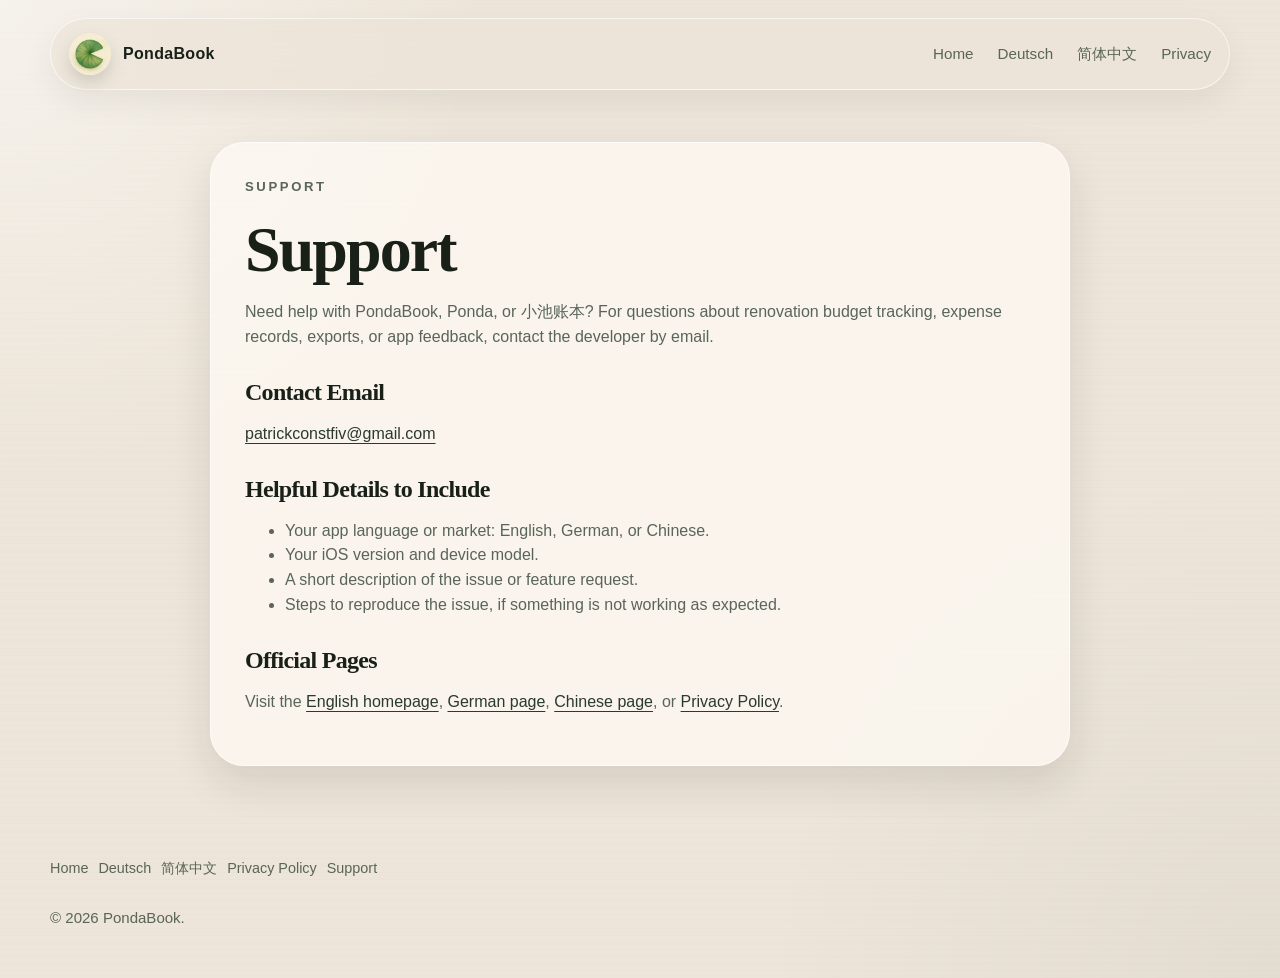
<file: support/index.html>
<!DOCTYPE html>
<html lang="en" class="no-js">
<head>
  <meta charset="UTF-8">
  <meta name="viewport" content="width=device-width, initial-scale=1.0">
  <meta name="description" content="Support page for PondaBook, Ponda, and 小池账本. Get help with renovation budget tracking and project expense records.">
  <meta name="robots" content="index, follow">
  <meta name="theme-color" content="#203125">
  <link rel="canonical" href="https://patrickconstfiv.github.io/officialWebsiteOfPondaBook/support/">
  <meta property="og:type" content="website">
  <meta property="og:title" content="Support - PondaBook">
  <meta property="og:description" content="Get help with PondaBook, Ponda, and 小池账本 for renovation budget tracking and project expense records.">
  <meta property="og:image" content="https://patrickconstfiv.github.io/officialWebsiteOfPondaBook/imgs/posters/hero-poster.jpg">
  <meta property="og:url" content="https://patrickconstfiv.github.io/officialWebsiteOfPondaBook/support/">
  <meta name="twitter:card" content="summary_large_image">
  <meta name="twitter:title" content="Support - PondaBook">
  <meta name="twitter:description" content="Get help with PondaBook, Ponda, and 小池账本 for renovation budget tracking and project expense records.">
  <meta name="twitter:image" content="https://patrickconstfiv.github.io/officialWebsiteOfPondaBook/imgs/posters/hero-poster.jpg">
  <title>Support - PondaBook</title>
  <link rel="icon" type="image/png" href="../imgs/logo.png">
  <script>
    document.documentElement.classList.remove("no-js");
    document.documentElement.classList.add("js");
  </script>
  <link rel="stylesheet" href="../style.css">
</head>
<body>
  <div class="progress-bar" aria-hidden="true"></div>

  <header class="topbar">
    <a class="brand" href="../index.html" aria-label="PondaBook home">
      <img src="../imgs/logo.png" alt="PondaBook logo">
      <span>PondaBook</span>
    </a>

    <nav class="nav" aria-label="Main navigation">
      <a href="../index.html">Home</a>
      <a href="../de/index.html">Deutsch</a>
      <a href="../zh-cn/index.html">简体中文</a>
      <a href="../privacy/index.html">Privacy</a>
    </nav>
  </header>

  <main class="section legal-page">
    <article class="legal-card" data-reveal>
      <p class="eyebrow">Support</p>
      <h1>Support</h1>
      <p>
        Need help with PondaBook, Ponda, or 小池账本? For questions about renovation budget tracking, expense records, exports, or app feedback, contact the developer by email.
      </p>

      <h2>Contact Email</h2>
      <p>
        <a href="mailto:patrickconstfiv@gmail.com">patrickconstfiv@gmail.com</a>
      </p>

      <h2>Helpful Details to Include</h2>
      <ul>
        <li>Your app language or market: English, German, or Chinese.</li>
        <li>Your iOS version and device model.</li>
        <li>A short description of the issue or feature request.</li>
        <li>Steps to reproduce the issue, if something is not working as expected.</li>
      </ul>

      <h2>Official Pages</h2>
      <p>
        Visit the <a href="../index.html">English homepage</a>, <a href="../de/index.html">German page</a>, <a href="../zh-cn/index.html">Chinese page</a>, or <a href="../privacy/index.html">Privacy Policy</a>.
      </p>
    </article>
  </main>

  <footer class="footer">
    <div class="footer-links" aria-label="Site links">
      <a href="../index.html">Home</a>
      <a href="../de/index.html">Deutsch</a>
      <a href="../zh-cn/index.html">简体中文</a>
      <a href="../privacy/index.html">Privacy Policy</a>
      <a href="index.html">Support</a>
    </div>
    <p>&copy; <span id="year"></span> PondaBook.</p>
  </footer>

  <script src="../script.js"></script>
</body>
</html>
</file>
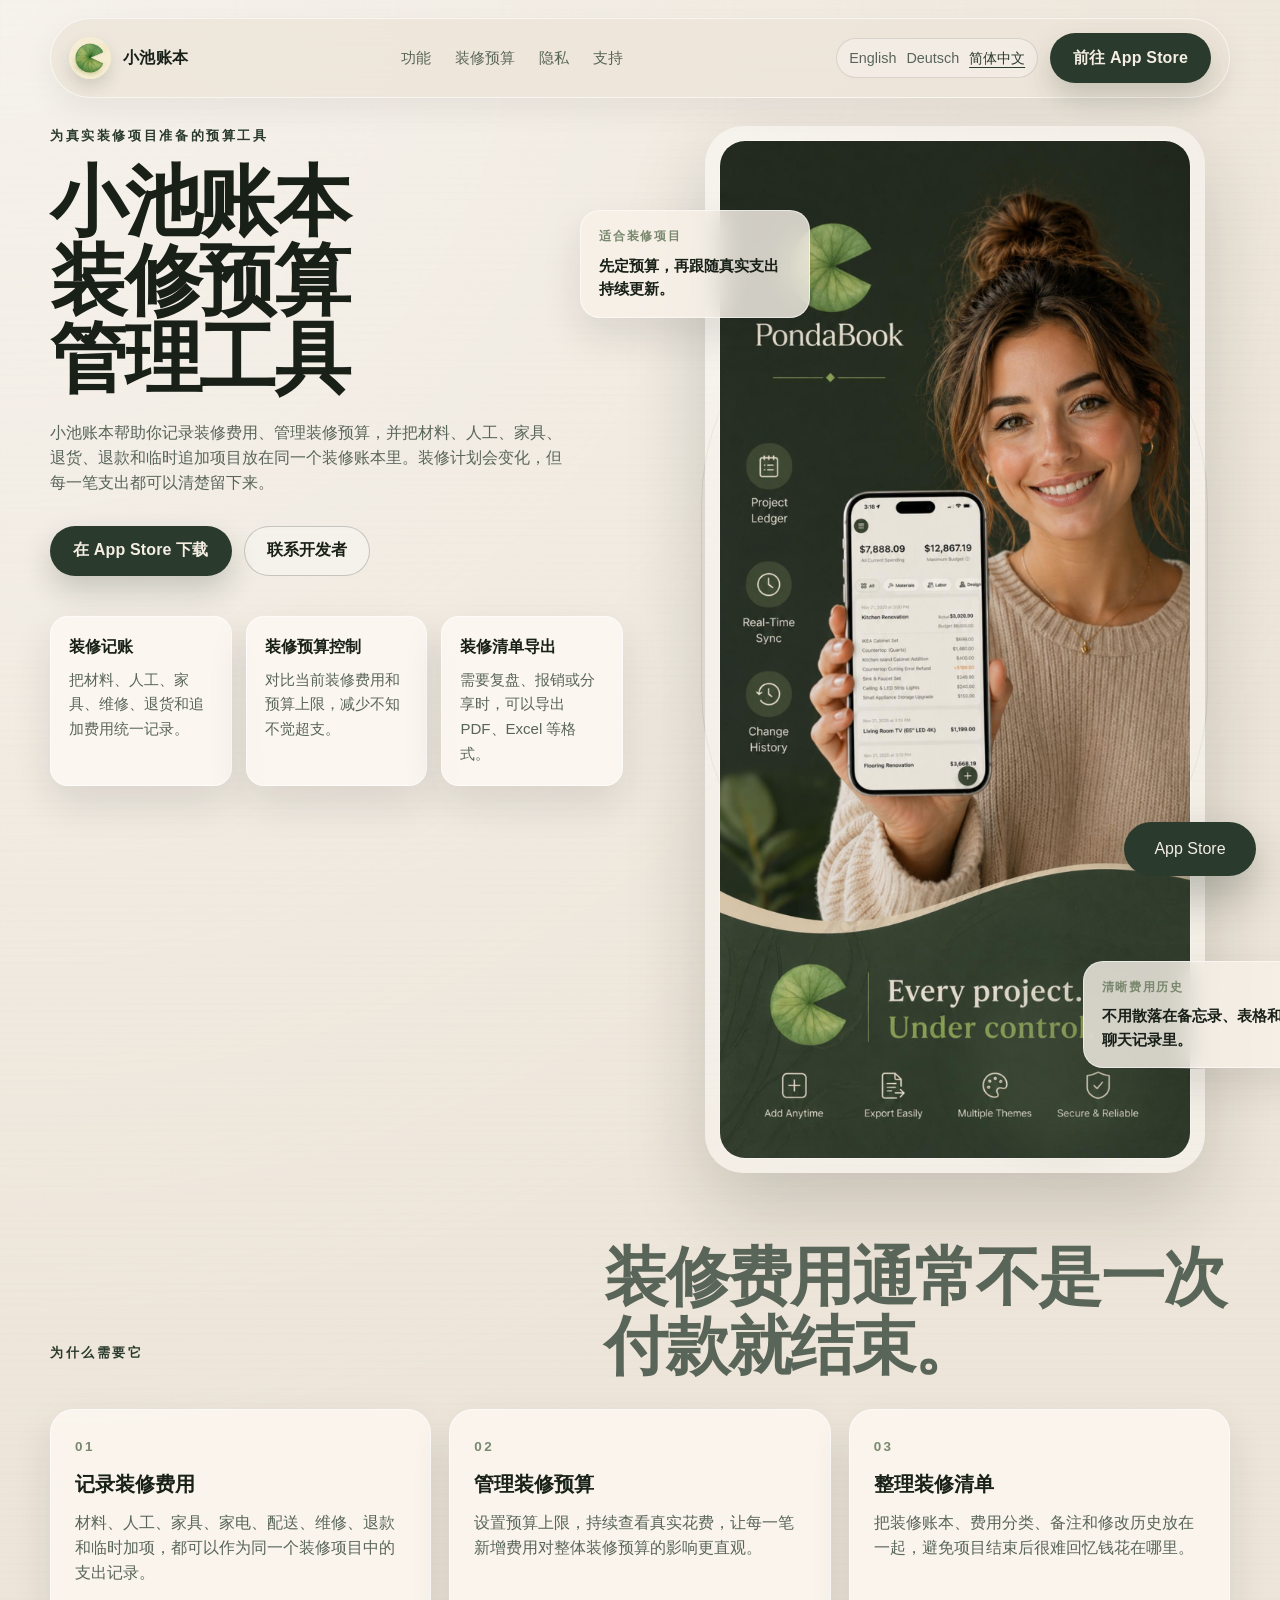
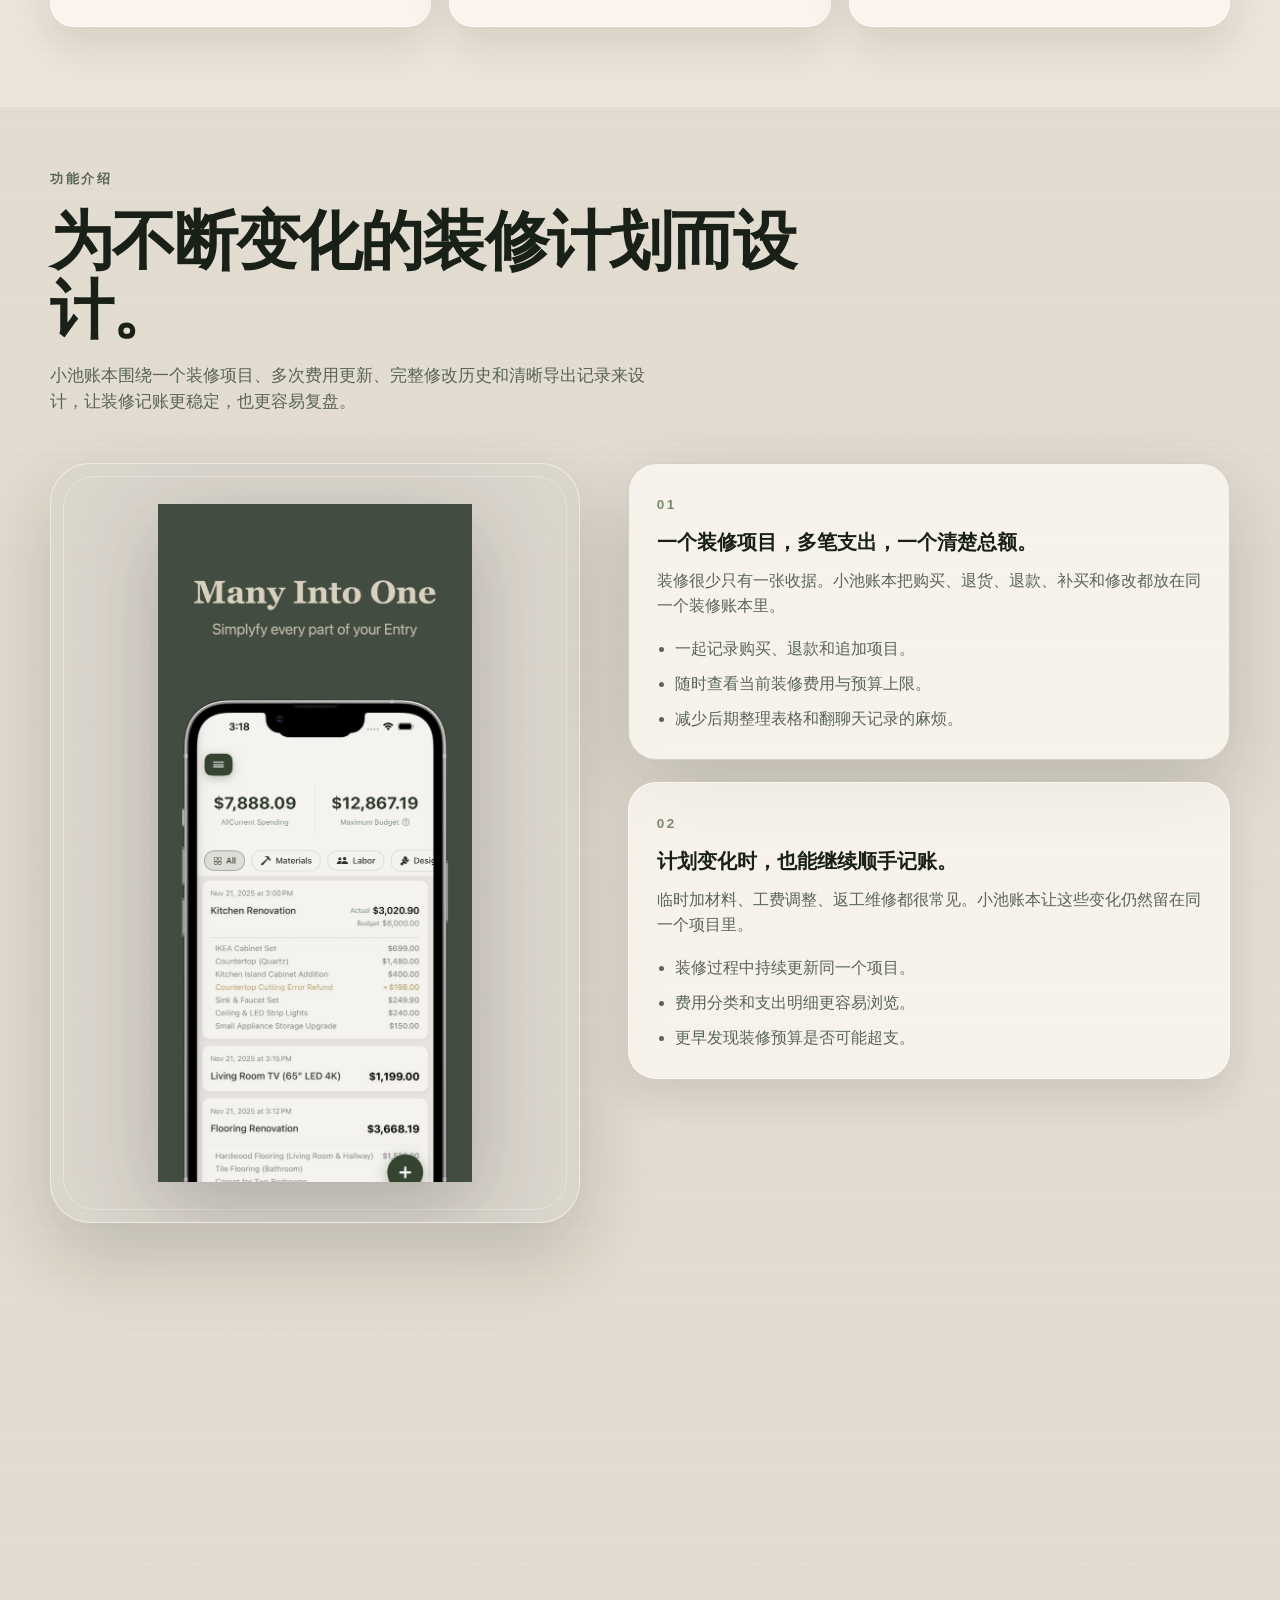
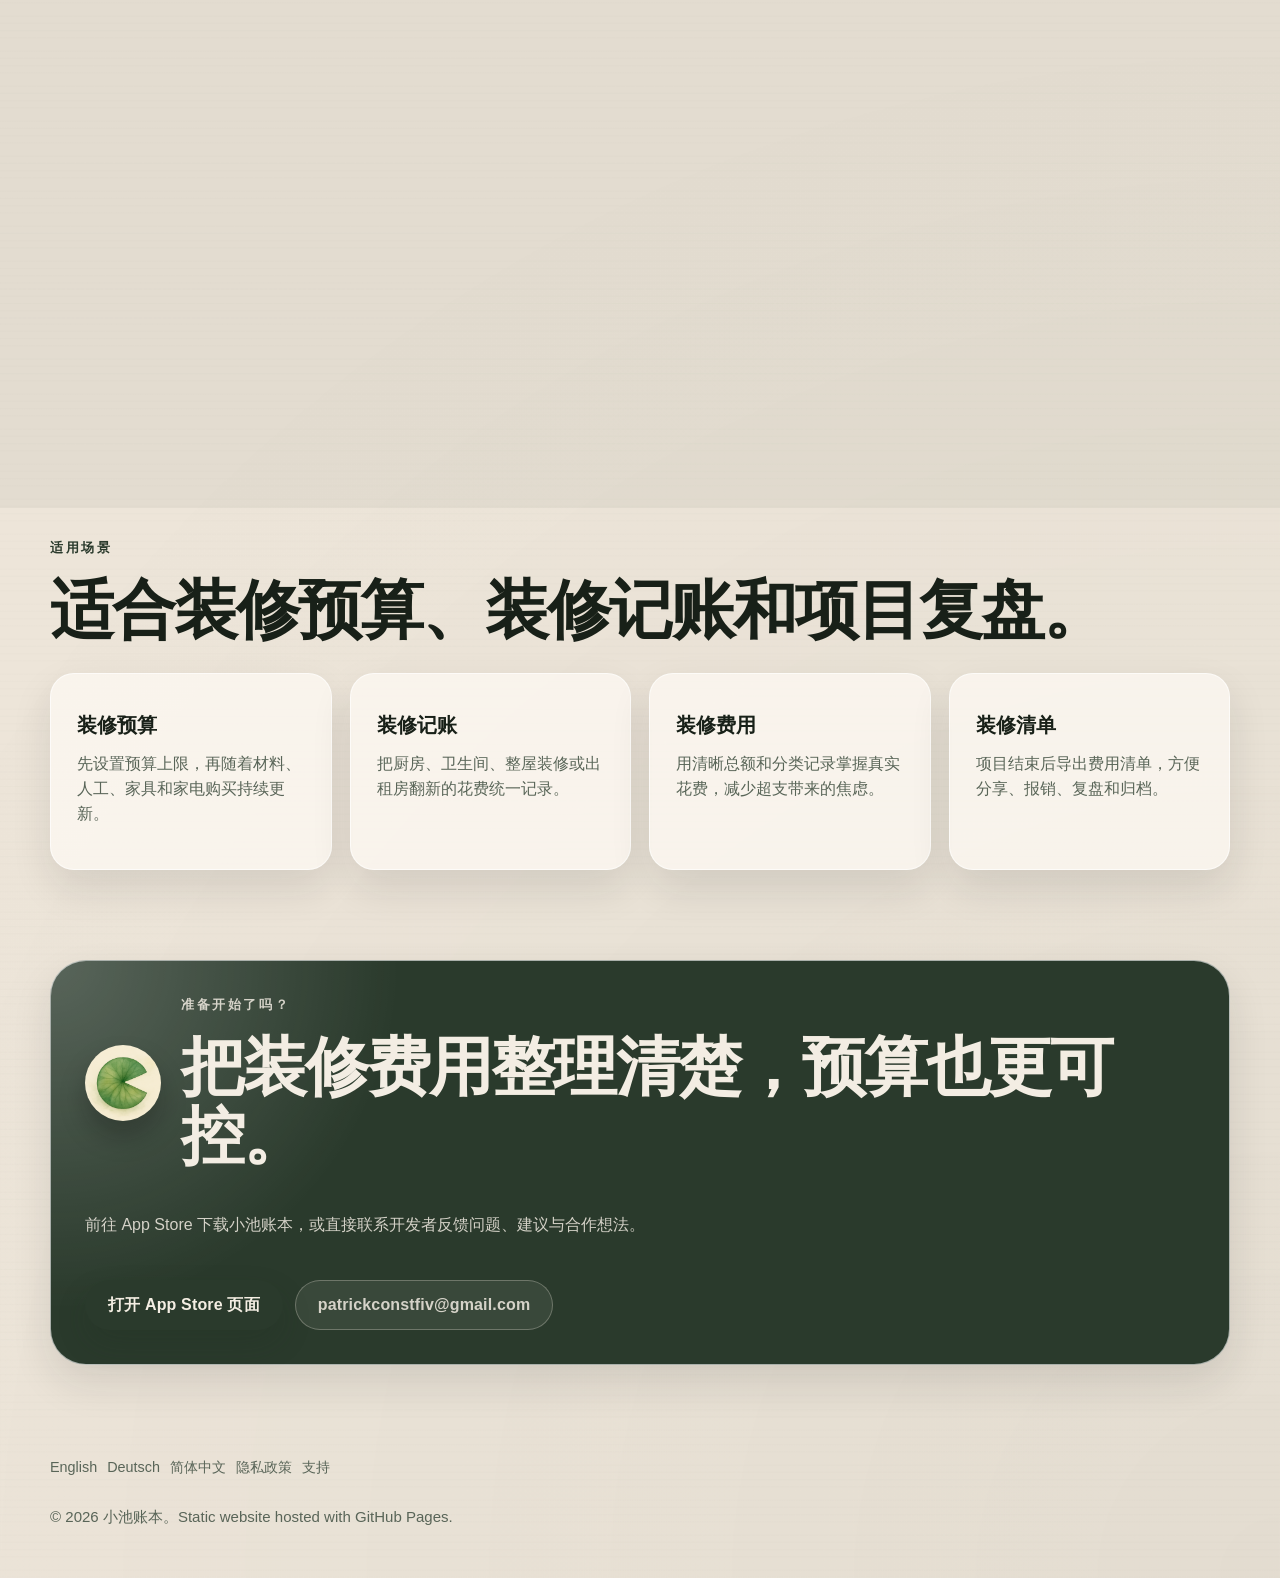
<file: zh-cn/index.html>
<!DOCTYPE html>
<html lang="zh-CN" class="no-js">
<head>
  <meta charset="UTF-8">
  <meta name="viewport" content="width=device-width, initial-scale=1.0">
  <meta name="description" content="记录装修费用，管理装修预算，掌握每一笔装修支出。小池账本帮助业主轻松管理装修项目。">
  <meta name="robots" content="index, follow">
  <meta name="theme-color" content="#203125">
  <link rel="canonical" href="https://patrickconstfiv.github.io/officialWebsiteOfPondaBook/zh-cn/">
  <link rel="alternate" hreflang="en" href="https://patrickconstfiv.github.io/officialWebsiteOfPondaBook/">
  <link rel="alternate" hreflang="de" href="https://patrickconstfiv.github.io/officialWebsiteOfPondaBook/de/">
  <link rel="alternate" hreflang="zh-CN" href="https://patrickconstfiv.github.io/officialWebsiteOfPondaBook/zh-cn/">
  <link rel="alternate" hreflang="x-default" href="https://patrickconstfiv.github.io/officialWebsiteOfPondaBook/">
  <meta property="og:type" content="website">
  <meta property="og:title" content="小池账本 - 装修预算与装修记账工具">
  <meta property="og:description" content="记录装修费用，管理装修预算，掌握每一笔装修支出。小池账本帮助业主轻松管理装修项目。">
  <meta property="og:image" content="https://patrickconstfiv.github.io/officialWebsiteOfPondaBook/imgs/posters/hero-poster.jpg">
  <meta property="og:url" content="https://patrickconstfiv.github.io/officialWebsiteOfPondaBook/zh-cn/">
  <meta name="twitter:card" content="summary_large_image">
  <meta name="twitter:title" content="小池账本 - 装修预算与装修记账工具">
  <meta name="twitter:description" content="记录装修费用，管理装修预算，掌握每一笔装修支出。小池账本帮助业主轻松管理装修项目。">
  <meta name="twitter:image" content="https://patrickconstfiv.github.io/officialWebsiteOfPondaBook/imgs/posters/hero-poster.jpg">
  <title>小池账本 - 装修预算与装修记账工具</title>
  <link rel="icon" type="image/png" href="../imgs/logo.png">
  <link rel="preload" as="image" href="../imgs/posters/hero-poster.jpg">
  <script>
    document.documentElement.classList.remove("no-js");
    document.documentElement.classList.add("js");
  </script>
  <link rel="stylesheet" href="../style.css">
  <script type="application/ld+json">
    {
      "@context": "https://schema.org",
      "@type": "SoftwareApplication",
      "name": "小池账本",
      "applicationCategory": "FinanceApplication",
      "operatingSystem": "iOS",
      "description": "小池账本帮助业主记录装修费用、管理装修预算、整理装修清单，并持续掌握装修项目中的每一笔支出。",
      "url": "https://patrickconstfiv.github.io/officialWebsiteOfPondaBook/zh-cn/",
      "image": "https://patrickconstfiv.github.io/officialWebsiteOfPondaBook/imgs/posters/hero-poster.jpg",
      "downloadUrl": "https://apps.apple.com/us/app/pondabook-renovation-budget/id6755175201",
      "sameAs": [
        "https://apps.apple.com/us/app/pondabook-renovation-budget/id6755175201"
      ]
    }
  </script>
</head>
<body>
  <div class="progress-bar" aria-hidden="true"></div>

  <header class="topbar">
    <a class="brand" href="#top" aria-label="小池账本首页">
      <img src="../imgs/logo.png" alt="小池账本 logo">
      <span>小池账本</span>
    </a>

    <nav class="nav" aria-label="主导航">
      <a href="#features">功能</a>
      <a href="#renovation-budget">装修预算</a>
      <a href="../privacy/index.html">隐私</a>
      <a href="../support/index.html">支持</a>
    </nav>

    <div class="topbar-actions">
      <div class="language-switch" aria-label="语言切换">
        <a href="../index.html" lang="en">English</a>
        <a href="../de/index.html" lang="de">Deutsch</a>
        <a href="index.html" lang="zh-CN" aria-current="page">简体中文</a>
      </div>
      <a class="button button-solid" href="https://apps.apple.com/us/app/pondabook-renovation-budget/id6755175201" target="_blank" rel="noreferrer">前往 App Store</a>
    </div>
  </header>

  <main id="top">
    <section class="hero section">
      <div class="hero-copy" data-reveal>
        <p class="eyebrow">为真实装修项目准备的预算工具</p>
        <h1>
          <span>小池账本</span>
          <span>装修预算</span>
          <span>管理工具</span>
        </h1>
        <p class="hero-text">
          小池账本帮助你记录装修费用、管理装修预算，并把材料、人工、家具、退货、退款和临时追加项目放在同一个装修账本里。装修计划会变化，但每一笔支出都可以清楚留下来。
        </p>

        <div class="hero-actions">
          <a class="button button-solid" href="https://apps.apple.com/us/app/pondabook-renovation-budget/id6755175201" target="_blank" rel="noreferrer">在 App Store 下载</a>
          <a class="button button-ghost" href="mailto:patrickconstfiv@gmail.com">联系开发者</a>
        </div>

        <div class="hero-points">
          <div class="mini-card">
            <strong>装修记账</strong>
            <span>把材料、人工、家具、维修、退货和追加费用统一记录。</span>
          </div>
          <div class="mini-card">
            <strong>装修预算控制</strong>
            <span>对比当前装修费用和预算上限，减少不知不觉超支。</span>
          </div>
          <div class="mini-card">
            <strong>装修清单导出</strong>
            <span>需要复盘、报销或分享时，可以导出 PDF、Excel 等格式。</span>
          </div>
        </div>
      </div>

      <div class="hero-stage" data-reveal>
        <div class="hero-stage-frame">
          <img src="../imgs/posters/hero-poster.jpg" alt="小池账本装修预算与装修记账工具展示图">
        </div>
        <div class="floating-note floating-note-a">
          <span class="note-label">适合装修项目</span>
          <strong>先定预算，再跟随真实支出持续更新。</strong>
        </div>
        <div class="floating-note floating-note-b">
          <span class="note-label">清晰费用历史</span>
          <strong>不用散落在备忘录、表格和聊天记录里。</strong>
        </div>
      </div>
    </section>

    <section class="signal-band section" id="renovation-budget" data-reveal>
      <div class="signal-copy">
        <p class="eyebrow">为什么需要它</p>
        <h2>装修费用通常不是一次付款就结束。</h2>
      </div>

      <div class="signal-grid">
        <article class="signal-card">
          <span>01</span>
          <h2>记录装修费用</h2>
          <p>材料、人工、家具、家电、配送、维修、退款和临时加项，都可以作为同一个装修项目中的支出记录。</p>
        </article>
        <article class="signal-card">
          <span>02</span>
          <h2>管理装修预算</h2>
          <p>设置预算上限，持续查看真实花费，让每一笔新增费用对整体装修预算的影响更直观。</p>
        </article>
        <article class="signal-card">
          <span>03</span>
          <h2>整理装修清单</h2>
          <p>把装修账本、费用分类、备注和修改历史放在一起，避免项目结束后很难回忆钱花在哪里。</p>
        </article>
      </div>
    </section>

    <section class="story section" id="features">
      <div class="section-heading" data-reveal>
        <p class="eyebrow">功能介绍</p>
        <h2>为不断变化的装修计划而设计。</h2>
        <p>
          小池账本围绕一个装修项目、多次费用更新、完整修改历史和清晰导出记录来设计，让装修记账更稳定，也更容易复盘。
        </p>
      </div>

      <div class="story-layout">
        <div class="story-visual">
          <div class="device-stack" data-reveal>
            <figure class="device-screen is-active" data-screen="ledger">
              <img src="../imgs/posters/screen-1.png" alt="小池账本装修费用列表界面">
            </figure>
            <figure class="device-screen" data-screen="details">
              <img src="../imgs/posters/screen-2.png" alt="小池账本装修项目详情界面">
            </figure>
            <figure class="device-screen" data-screen="history">
              <img src="../imgs/posters/screen-3.png" alt="小池账本装修费用历史界面">
            </figure>
            <figure class="device-screen" data-screen="export">
              <img src="../imgs/posters/screen-5.png" alt="小池账本装修账本导出界面">
            </figure>
            <figure class="device-screen" data-screen="themes">
              <img src="../imgs/posters/screen-4.png" alt="小池账本主题选择界面">
            </figure>
          </div>
        </div>

        <div class="story-copy">
          <article class="story-panel is-active" data-story="ledger" data-reveal>
            <span class="story-index">01</span>
            <h2>一个装修项目，多笔支出，一个清楚总额。</h2>
            <p>装修很少只有一张收据。小池账本把购买、退货、退款、补买和修改都放在同一个装修账本里。</p>
            <ul>
              <li>一起记录购买、退款和追加项目。</li>
              <li>随时查看当前装修费用与预算上限。</li>
              <li>减少后期整理表格和翻聊天记录的麻烦。</li>
            </ul>
          </article>

          <article class="story-panel" data-story="details" data-reveal>
            <span class="story-index">02</span>
            <h2>计划变化时，也能继续顺手记账。</h2>
            <p>临时加材料、工费调整、返工维修都很常见。小池账本让这些变化仍然留在同一个项目里。</p>
            <ul>
              <li>装修过程中持续更新同一个项目。</li>
              <li>费用分类和支出明细更容易浏览。</li>
              <li>更早发现装修预算是否可能超支。</li>
            </ul>
          </article>

          <article class="story-panel" data-story="history" data-reveal>
            <span class="story-index">03</span>
            <h2>保留完整的装修费用历史。</h2>
            <p>每一次修改都可以追溯，项目结束后更容易解释总花费，也方便和家人、合伙人或客户对账。</p>
            <ul>
              <li>回看装修项目如何一步步变化。</li>
              <li>快速找到新增项和修正记录。</li>
              <li>为之后复盘保留透明记录。</li>
            </ul>
          </article>

          <article class="story-panel" data-story="export" data-reveal>
            <span class="story-index">04</span>
            <h2>需要分享或归档时，一键导出。</h2>
            <p>装修过程中或项目结束后，可以把装修清单和费用记录导出，用于复盘、报销、分享或长期保存。</p>
            <ul>
              <li>准备对账和报销材料。</li>
              <li>支持 PDF、Excel 等实用格式。</li>
              <li>让完成的装修账本更容易保存。</li>
            </ul>
          </article>

          <article class="story-panel" data-story="themes" data-reveal>
            <span class="story-index">05</span>
            <h2>让装修记账保持清爽。</h2>
            <p>简洁主题让不同项目更有区分度，同时保持费用信息清晰、安静、好阅读。</p>
            <ul>
              <li>为不同装修项目选择合适风格。</li>
              <li>保持界面清楚，不被复杂功能打扰。</li>
              <li>让预算管理更轻松一点。</li>
            </ul>
          </article>
        </div>
      </div>
    </section>

    <section class="use-cases section" data-reveal>
      <div class="use-cases-copy">
        <p class="eyebrow">适用场景</p>
        <h2>适合装修预算、装修记账和项目复盘。</h2>
      </div>

      <div class="use-cases-grid">
        <article>
          <h2>装修预算</h2>
          <p>先设置预算上限，再随着材料、人工、家具和家电购买持续更新。</p>
        </article>
        <article>
          <h2>装修记账</h2>
          <p>把厨房、卫生间、整屋装修或出租房翻新的花费统一记录。</p>
        </article>
        <article>
          <h2>装修费用</h2>
          <p>用清晰总额和分类记录掌握真实花费，减少超支带来的焦虑。</p>
        </article>
        <article>
          <h2>装修清单</h2>
          <p>项目结束后导出费用清单，方便分享、报销、复盘和归档。</p>
        </article>
      </div>
    </section>

    <section class="cta section" id="contact" data-reveal>
      <div class="cta-card">
        <div class="cta-brand">
          <img src="../imgs/logo.png" alt="小池账本 logo">
          <div>
            <p class="eyebrow">准备开始了吗？</p>
            <h2>把装修费用整理清楚，预算也更可控。</h2>
          </div>
        </div>

        <p class="cta-text">
          前往 App Store 下载小池账本，或直接联系开发者反馈问题、建议与合作想法。
        </p>

        <div class="cta-actions">
          <a class="button button-solid" href="https://apps.apple.com/us/app/pondabook-renovation-budget/id6755175201" target="_blank" rel="noreferrer">打开 App Store 页面</a>
          <a class="button button-ghost" href="mailto:patrickconstfiv@gmail.com">patrickconstfiv@gmail.com</a>
        </div>
      </div>
    </section>
  </main>

  <a class="floating-cta" href="https://apps.apple.com/us/app/pondabook-renovation-budget/id6755175201" target="_blank" rel="noreferrer" aria-label="在 App Store 下载小池账本">
    <span>App Store</span>
  </a>

  <footer class="footer">
    <div class="footer-links" aria-label="站点链接">
      <a href="../index.html">English</a>
      <a href="../de/index.html">Deutsch</a>
      <a href="index.html">简体中文</a>
      <a href="../privacy/index.html">隐私政策</a>
      <a href="../support/index.html">支持</a>
    </div>
    <p>&copy; <span id="year"></span> 小池账本。Static website hosted with GitHub Pages.</p>
  </footer>

  <script src="../script.js"></script>
</body>
</html>
</file>
<file: style.css>
:root {
  --bg: #ece4d7;
  --bg-deep: #d8cfbf;
  --paper: rgba(255, 251, 245, 0.7);
  --surface: rgba(255, 255, 255, 0.5);
  --surface-strong: rgba(255, 255, 255, 0.84);
  --ink: #182018;
  --muted: #596558;
  --forest: #2a3a2c;
  --forest-deep: #1d281f;
  --olive: #79886e;
  --line: rgba(24, 32, 24, 0.12);
  --line-strong: rgba(24, 32, 24, 0.22);
  --shadow: 0 32px 80px rgba(23, 29, 23, 0.18);
  --shadow-soft: 0 18px 40px rgba(23, 29, 23, 0.11);
  --radius-xl: 34px;
  --radius-lg: 24px;
  --radius-md: 18px;
  --container: min(1180px, calc(100vw - 40px));
}

* {
  box-sizing: border-box;
}

html {
  scroll-behavior: smooth;
}

body {
  margin: 0;
  color: var(--ink);
  font-family: "Avenir Next", "Segoe UI", "Helvetica Neue", sans-serif;
  background-color: var(--bg);
  background-image:
    radial-gradient(circle at top left, rgba(255, 255, 255, 0.5), transparent 30%),
    radial-gradient(circle at bottom right, rgba(42, 58, 44, 0.05), transparent 32%),
    linear-gradient(rgba(255, 255, 255, 0.05), rgba(255, 255, 255, 0.05)),
    repeating-linear-gradient(
      0deg,
      rgba(24, 32, 24, 0.012) 0,
      rgba(24, 32, 24, 0.012) 1px,
      transparent 1px,
      transparent 7px
    );
  line-height: 1.55;
  overflow-x: hidden;
}

img {
  display: block;
  max-width: 100%;
}

a {
  color: inherit;
  text-decoration: none;
}

button,
a,
img {
  -webkit-tap-highlight-color: transparent;
}

.progress-bar {
  position: fixed;
  inset: 0 auto auto 0;
  z-index: 200;
  width: 0;
  height: 4px;
  background: var(--forest);
  box-shadow: 0 0 20px rgba(42, 58, 44, 0.35);
  transition: width 0.12s linear;
}

.topbar {
  position: sticky;
  top: 0;
  z-index: 100;
  display: flex;
  align-items: center;
  justify-content: space-between;
  gap: 24px;
  width: var(--container);
  margin: 18px auto 0;
  padding: 14px 18px;
  border: 1px solid rgba(255, 255, 255, 0.6);
  border-radius: 999px;
  background: rgba(236, 228, 215, 0.72);
  backdrop-filter: blur(18px);
  box-shadow: 0 12px 32px rgba(18, 24, 18, 0.06);
}

body.is-scrolled .topbar {
  background: rgba(236, 228, 215, 0.9);
  box-shadow: 0 14px 42px rgba(18, 24, 18, 0.1);
}

.brand {
  display: inline-flex;
  align-items: center;
  gap: 12px;
  min-width: 0;
  font-weight: 700;
  letter-spacing: 0.02em;
}

.brand img {
  width: 42px;
  height: 42px;
  border-radius: 50%;
  box-shadow: 0 8px 16px rgba(42, 58, 44, 0.16);
}

.nav {
  display: inline-flex;
  align-items: center;
  gap: 24px;
  color: var(--muted);
}

.nav a {
  position: relative;
  font-size: 0.95rem;
}

.nav a::after {
  content: "";
  position: absolute;
  left: 0;
  bottom: -6px;
  width: 100%;
  height: 1px;
  background: var(--forest);
  transform: scaleX(0);
  transform-origin: left;
  transition: transform 0.25s ease;
}

.nav a:hover::after,
.nav a:focus-visible::after {
  transform: scaleX(1);
}

.topbar-actions,
.hero-actions,
.cta-actions {
  display: flex;
  align-items: center;
  gap: 12px;
  flex-wrap: wrap;
}

.language-switch,
.footer-links {
  display: inline-flex;
  align-items: center;
  gap: 10px;
  flex-wrap: wrap;
  color: var(--muted);
  font-size: 0.9rem;
}

.language-switch {
  padding: 8px 12px;
  border: 1px solid var(--line);
  border-radius: 999px;
  background: rgba(255, 255, 255, 0.26);
}

.language-switch a,
.footer-links a {
  text-decoration: underline;
  text-decoration-color: transparent;
  text-underline-offset: 4px;
  transition: color 0.2s ease, text-decoration-color 0.2s ease;
}

.language-switch a:hover,
.language-switch a:focus-visible,
.language-switch a[aria-current="page"],
.footer-links a:hover,
.footer-links a:focus-visible {
  color: var(--forest);
  text-decoration-color: currentColor;
}

.button {
  display: inline-flex;
  align-items: center;
  justify-content: center;
  min-height: 50px;
  padding: 0 22px;
  border-radius: 999px;
  border: 1px solid transparent;
  font-weight: 600;
  letter-spacing: 0.01em;
  transition: transform 0.28s ease, background-color 0.28s ease, border-color 0.28s ease, box-shadow 0.28s ease;
}

.button:hover,
.button:focus-visible {
  transform: translateY(-2px);
}

.button-solid {
  color: #f4eee3;
  background: var(--forest);
  box-shadow: 0 14px 30px rgba(31, 43, 32, 0.2);
}

.button-solid:hover,
.button-solid:focus-visible {
  background: var(--forest-deep);
}

.button-ghost {
  border-color: var(--line-strong);
  background: rgba(255, 255, 255, 0.28);
}

.button-ghost:hover,
.button-ghost:focus-visible {
  background: rgba(255, 255, 255, 0.55);
  border-color: rgba(24, 32, 24, 0.28);
}

.section {
  width: var(--container);
  margin: 0 auto;
}

.hero {
  display: grid;
  grid-template-columns: minmax(0, 1.02fr) minmax(320px, 0.98fr);
  gap: 56px;
  align-items: start;
  min-height: calc(100vh - 110px);
  padding: 28px 0 70px;
}

.hero-copy h1,
.section-heading h2,
.signal-copy h2,
.use-cases-copy h2,
.cta-brand h2 {
  margin: 0;
  font-family: "Iowan Old Style", "Palatino Linotype", "Book Antiqua", Georgia, serif;
  line-height: 1.08;
  letter-spacing: -0.03em;
}

.hero-copy h1 {
  max-width: none;
  font-size: clamp(2.8rem, 6vw, 5rem);
  line-height: 1.02;
}

.hero-copy h1 span {
  display: block;
  white-space: nowrap;
}

.hero-text,
.section-heading p,
.signal-copy,
.signal-card p,
.story-panel p,
.use-cases-grid p,
.cta-text {
  color: var(--muted);
}

.hero-text {
  max-width: 58ch;
  margin: 22px 0 0;
  font-size: 1rem;
}

.hero-actions {
  margin-top: 30px;
}

.eyebrow {
  margin: 0 0 18px;
  color: var(--forest);
  font-size: 0.82rem;
  font-weight: 700;
  letter-spacing: 0.2em;
  text-transform: uppercase;
}

.hero-points {
  display: grid;
  grid-template-columns: repeat(3, minmax(0, 1fr));
  gap: 14px;
  margin-top: 40px;
}

.mini-card,
.signal-card,
.story-panel,
.use-cases-grid article,
.cta-card {
  border: 1px solid rgba(255, 255, 255, 0.6);
  background: var(--paper);
  box-shadow: var(--shadow-soft);
}

.mini-card {
  padding: 18px;
  border-radius: var(--radius-md);
  backdrop-filter: blur(14px);
}

.mini-card strong {
  display: block;
  margin-bottom: 8px;
  font-size: 1rem;
}

.mini-card span {
  color: var(--muted);
  font-size: 0.94rem;
}

.hero-stage {
  position: relative;
  display: flex;
  align-items: center;
  justify-content: center;
  min-height: 680px;
  perspective: 1800px;
}

.hero-stage::before,
.hero-stage::after {
  content: "";
  position: absolute;
  pointer-events: none;
  border-radius: 999px;
}

.hero-stage::before {
  inset: 12% 4% 22%;
  border: 1px solid rgba(42, 58, 44, 0.1);
}

.hero-stage::after {
  inset: auto 14% 2% auto;
  width: 180px;
  height: 180px;
  background: rgba(121, 136, 110, 0.12);
  filter: blur(20px);
}

.hero-stage-frame {
  position: relative;
  width: min(100%, 500px);
  padding: 14px;
  border-radius: 38px;
  background: rgba(255, 255, 255, 0.34);
  box-shadow: var(--shadow);
  transform-style: preserve-3d;
  transition: transform 0.25s ease;
}

.hero-stage-frame img {
  width: 100%;
  border-radius: 26px;
  border: 1px solid rgba(255, 255, 255, 0.38);
}

.floating-note {
  position: absolute;
  max-width: 230px;
  padding: 16px 18px;
  border: 1px solid rgba(255, 255, 255, 0.55);
  border-radius: 20px;
  background: rgba(247, 241, 232, 0.82);
  backdrop-filter: blur(14px);
  box-shadow: var(--shadow-soft);
  z-index: 2;
}

.floating-note strong {
  display: block;
  font-size: 0.95rem;
}

.note-label {
  display: block;
  margin-bottom: 8px;
  color: var(--olive);
  font-size: 0.76rem;
  font-weight: 700;
  letter-spacing: 0.14em;
  text-transform: uppercase;
}

.floating-note-a {
  top: 8%;
  left: -18%;
}

.floating-note-b {
  right: -15%;
  bottom: 10%;
}

.signal-band {
  padding: 0 0 80px;
}

.signal-copy {
  display: grid;
  grid-template-columns: minmax(0, 0.84fr) minmax(0, 1fr);
  gap: 28px;
  align-items: end;
}

.signal-copy h2,
.section-heading h2,
.use-cases-copy h2,
.cta-brand h2 {
  font-size: clamp(2.5rem, 5vw, 4.6rem);
}

.signal-grid,
.use-cases-grid {
  display: grid;
  gap: 18px;
  margin-top: 28px;
}

.signal-grid {
  grid-template-columns: repeat(3, minmax(0, 1fr));
}

.signal-card {
  padding: 24px;
  border-radius: var(--radius-lg);
}

.signal-card span,
.story-index {
  color: var(--olive);
  font-size: 0.84rem;
  font-weight: 700;
  letter-spacing: 0.18em;
}

.signal-card h2,
.signal-card h3,
.story-panel h2,
.story-panel h3,
.use-cases-grid h2,
.use-cases-grid h3 {
  margin: 14px 0 10px;
  font-size: 1.24rem;
  line-height: 1.12;
}

.story {
  position: relative;
  padding: 62px 0 96px;
}

.story::before {
  content: "";
  position: absolute;
  inset: 0 -50vw;
  z-index: -1;
  background: rgba(42, 58, 44, 0.05);
}

.section-heading {
  max-width: 820px;
}

.section-heading p:last-child {
  max-width: 64ch;
  margin-top: 18px;
  font-size: 1.05rem;
}

.story-layout {
  display: grid;
  grid-template-columns: minmax(300px, 0.88fr) minmax(0, 1fr);
  gap: 48px;
  align-items: start;
  margin-top: 48px;
}

.story-visual {
  position: sticky;
  top: 110px;
}

.device-stack {
  position: relative;
  min-height: 760px;
  padding: 24px;
  border: 1px solid rgba(255, 255, 255, 0.5);
  border-radius: 40px;
  background:
    linear-gradient(rgba(255, 255, 255, 0.16), rgba(255, 255, 255, 0.16)),
    rgba(39, 52, 40, 0.08);
  box-shadow: var(--shadow);
  overflow: hidden;
}

.device-stack::before {
  content: "";
  position: absolute;
  inset: 12px;
  border: 1px solid rgba(255, 255, 255, 0.32);
  border-radius: 32px;
}

.device-screen {
  position: absolute;
  inset: 24px;
  display: flex;
  align-items: center;
  justify-content: center;
  opacity: 0;
  transform: translateY(26px) scale(0.96);
  transition: opacity 0.45s ease, transform 0.45s ease;
}

.device-screen.is-active {
  opacity: 1;
  transform: translateY(0) scale(1);
}

.device-screen img {
  width: min(100%, 440px);
  max-height: 100%;
  object-fit: contain;
  filter: drop-shadow(0 24px 42px rgba(12, 16, 12, 0.22));
}

.story-copy {
  display: grid;
  gap: 22px;
}

.story-panel {
  padding: 28px;
  border-radius: 28px;
  border-color: rgba(255, 255, 255, 0.5);
  opacity: 0.72;
  transform: translateX(16px);
  transition: transform 0.35s ease, opacity 0.35s ease, border-color 0.35s ease, box-shadow 0.35s ease;
}

.story-panel.is-active {
  opacity: 1;
  transform: translateX(0);
  border-color: rgba(42, 58, 44, 0.18);
  box-shadow: var(--shadow);
}

.story-panel ul {
  margin: 18px 0 0;
  padding-left: 18px;
  color: var(--muted);
}

.story-panel li + li {
  margin-top: 10px;
}

.use-cases {
  padding: 30px 0 90px;
}

.use-cases-grid {
  grid-template-columns: repeat(4, minmax(0, 1fr));
}

.use-cases-grid article {
  padding: 26px;
  border-radius: var(--radius-lg);
}

.cta {
  padding: 0 0 90px;
}

.cta-card {
  display: grid;
  gap: 26px;
  padding: 34px;
  border-radius: 36px;
  background:
    radial-gradient(circle at top left, rgba(255, 255, 255, 0.22), transparent 28%),
    var(--forest);
  color: #f3ede3;
}

.cta-card .eyebrow,
.cta-text,
.cta-card .button-ghost {
  color: rgba(243, 237, 227, 0.84);
}

.cta-brand {
  display: flex;
  align-items: center;
  gap: 20px;
}

.cta-brand img {
  width: 76px;
  height: 76px;
  border-radius: 50%;
  box-shadow: 0 16px 26px rgba(10, 12, 10, 0.26);
}

.cta-card .button-ghost {
  border-color: rgba(243, 237, 227, 0.28);
  background: rgba(243, 237, 227, 0.08);
}

.cta-card .button-ghost:hover,
.cta-card .button-ghost:focus-visible {
  background: rgba(243, 237, 227, 0.15);
}

.floating-cta {
  position: fixed;
  right: 24px;
  bottom: 24px;
  z-index: 90;
  display: inline-flex;
  align-items: center;
  justify-content: center;
  min-width: 132px;
  min-height: 54px;
  padding: 0 22px;
  border-radius: 999px;
  background: var(--forest);
  color: #f3ede3;
  box-shadow: 0 20px 44px rgba(28, 38, 29, 0.28);
}

.footer {
  width: var(--container);
  margin: 0 auto;
  padding: 0 0 34px;
  color: var(--muted);
  font-size: 0.94rem;
}

.footer-links {
  margin-bottom: 12px;
}

.legal-page {
  max-width: 860px;
  padding: 52px 0 90px;
}

.legal-card {
  padding: 34px;
  border: 1px solid rgba(255, 255, 255, 0.6);
  border-radius: var(--radius-xl);
  background: var(--paper);
  box-shadow: var(--shadow-soft);
}

.legal-card h1,
.legal-card h2 {
  margin: 0;
  font-family: "Iowan Old Style", "Palatino Linotype", "Book Antiqua", Georgia, serif;
  line-height: 1.08;
  letter-spacing: -0.03em;
}

.legal-card h1 {
  font-size: clamp(2.4rem, 5vw, 4.4rem);
}

.legal-card h2 {
  margin-top: 30px;
  font-size: 1.5rem;
}

.legal-card p,
.legal-card li {
  color: var(--muted);
}

.legal-card a {
  color: var(--forest);
  text-decoration: underline;
  text-underline-offset: 4px;
}

.js [data-reveal] {
  opacity: 0;
  transform: translateY(26px);
  transition: opacity 0.7s ease, transform 0.7s ease;
}

.js [data-reveal].is-visible {
  opacity: 1;
  transform: translateY(0);
}

@media (max-width: 1120px) {
  .topbar {
    border-radius: 28px;
    flex-wrap: wrap;
    justify-content: center;
  }

  .hero,
  .signal-copy,
  .story-layout {
    grid-template-columns: 1fr;
  }

  .hero {
    gap: 34px;
    min-height: auto;
    padding-top: 24px;
  }

  .hero-copy h1 {
    max-width: 12ch;
  }

  .hero-stage {
    min-height: 520px;
  }

  .floating-note-a {
    top: 3%;
    left: -6%;
  }

  .floating-note-b {
    right: -6%;
    bottom: 6%;
  }

  .story-visual {
    position: relative;
    top: auto;
  }

  .device-stack {
    min-height: 620px;
  }

  .signal-grid,
  .use-cases-grid {
    grid-template-columns: repeat(2, minmax(0, 1fr));
  }
}

@media (max-width: 760px) {
  :root {
    --container: min(100vw - 24px, 1000px);
  }

  .topbar {
    gap: 16px;
    margin-top: 12px;
    padding: 16px;
    border-radius: 26px;
  }

  .nav {
    order: 3;
    width: 100%;
    justify-content: center;
  }

  .topbar-actions {
    width: 100%;
    justify-content: stretch;
  }

  .language-switch {
    width: 100%;
    justify-content: center;
  }

  .topbar-actions .button {
    flex: 1 1 220px;
  }

  .hero-copy h1 {
    font-size: clamp(2.5rem, 14vw, 4.2rem);
  }

  .hero-copy h1 span {
    display: inline;
    white-space: normal;
  }

  .hero-points,
  .signal-grid,
  .use-cases-grid {
    grid-template-columns: 1fr;
  }

  .hero-stage {
    min-height: 430px;
  }

  .hero-stage-frame {
    padding: 10px;
    border-radius: 28px;
  }

  .floating-note {
    position: static;
    margin-top: 14px;
    max-width: none;
  }

  .signal-band {
    padding-bottom: 58px;
  }

  .story {
    padding: 44px 0 74px;
  }

  .device-stack {
    min-height: 520px;
    padding: 18px;
    border-radius: 28px;
  }

  .device-screen {
    inset: 18px;
  }

  .story-panel {
    padding: 22px;
  }

  .cta-card {
    padding: 24px;
    border-radius: 28px;
  }

  .cta-brand {
    align-items: flex-start;
    flex-direction: column;
  }

  .cta-actions .button,
  .hero-actions .button {
    width: 100%;
  }

  .floating-cta {
    right: 14px;
    bottom: 14px;
    min-width: 116px;
    min-height: 48px;
  }
}

@media (prefers-reduced-motion: reduce) {
  html {
    scroll-behavior: auto;
  }

  *,
  *::before,
  *::after {
    animation: none !important;
    transition-duration: 0.01ms !important;
    transition-delay: 0ms !important;
  }
}
</file>
